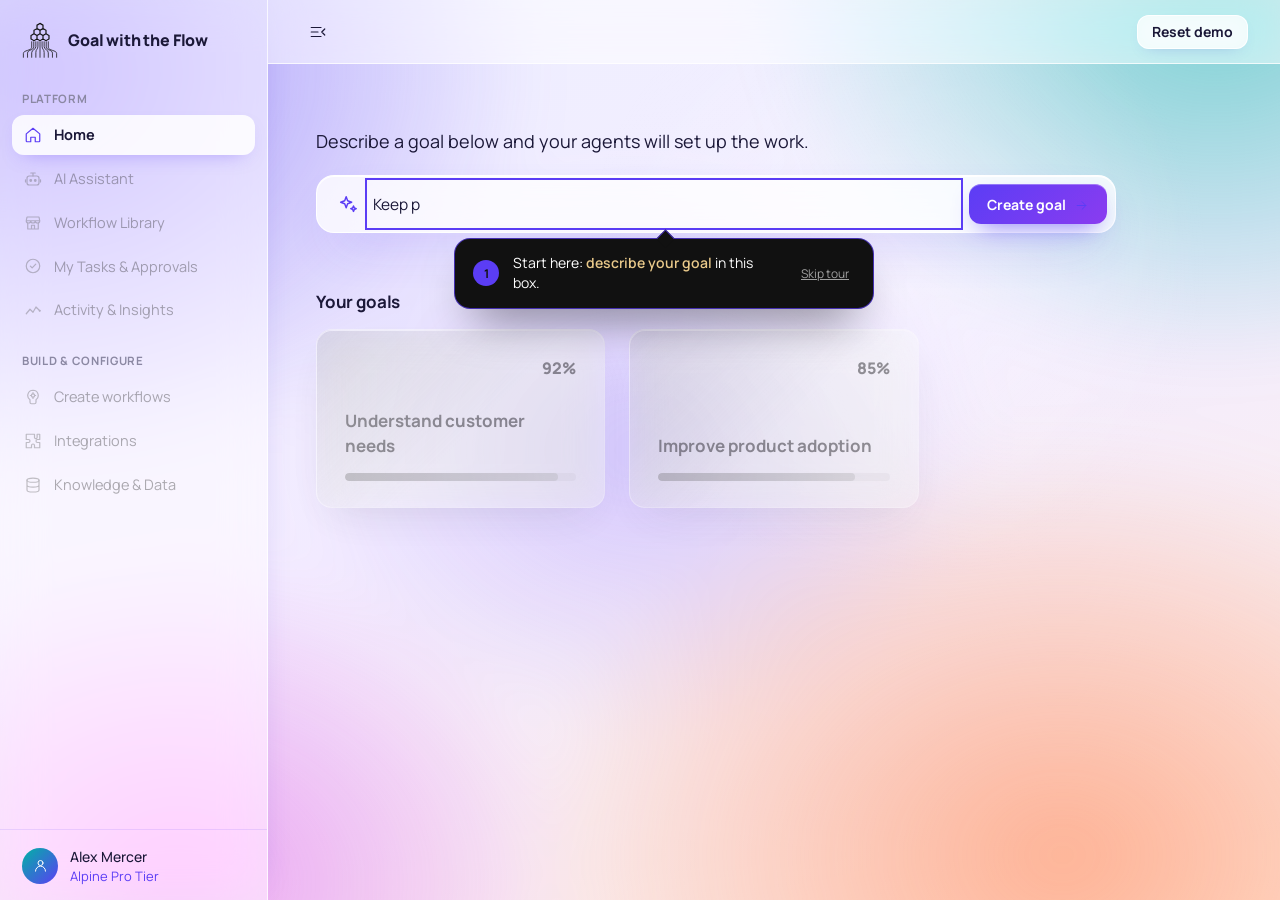
<file: index.html>
<!doctype html>
<html lang="en">
<head>
<meta charset="utf-8">
<meta name="viewport" content="width=device-width, initial-scale=1">
<title>Goal with the Flow · Home</title>
<link rel="preconnect" href="https://fonts.googleapis.com">
<link rel="preconnect" href="https://fonts.gstatic.com" crossorigin>
<link href="https://fonts.googleapis.com/css2?family=Inter:wght@400;500;600;700&family=JetBrains+Mono:wght@400;500&display=swap" rel="stylesheet">
<link rel="stylesheet" href="assets/tokens.css">
<link rel="stylesheet" href="assets/app.css">
<link href="https://fonts.googleapis.com/css2?family=Archivo:wdth,wght@62..125,300..700&family=Manrope:wght@300..700&display=swap" rel="stylesheet">
<link rel="stylesheet" href="assets/brand.css">
<style>
  /* Home declutter (controller, 2026-11-11): one purpose line, one action, fewer words. */
  .ask .purpose{font-family:var(--display);font-stretch:112%;font-weight:600;font-size:clamp(22px,3vw,32px);line-height:1.2;letter-spacing:.01em;margin:0 0 18px;color:#fff;text-shadow:0 2px 18px rgba(0,0,0,.45);max-width:720px}
  .goal-card{min-height:150px}
  .goal-card h3{margin-bottom:14px}
  .goal-card.inert,.more-inert{opacity:.45!important;filter:grayscale(1);cursor:not-allowed}
  .goal-card.inert:hover{transform:none;box-shadow:none}
  .more-inert{font-size:13px;color:var(--text-3);padding:10px 4px}
  /* Landing (controller, 2026-11-11): plain greeting + what needs you. No photo (user). */
  body[data-page="home"] .ask{background:none;outline:none;box-shadow:none;animation:none;margin:0;min-height:0;padding:28px 0 0;
    display:flex;flex-direction:row;flex-wrap:wrap;align-items:flex-end;justify-content:space-between;gap:20px 24px}
  body[data-page="home"] .ask-box{order:3;flex:1 1 100%;max-width:none;background:var(--card);border:1px solid rgba(var(--gold-rgb),.45);box-shadow:var(--shadow)}
  body[data-page="home"] #ask-out{order:4;flex:1 1 100%}
  body[data-page="home"] .ai-answer{max-width:none;margin:0}
  body[data-page="home"] .ask [hidden]{display:none!important}
  body[data-page="home"] .ask h1.hello-h{display:block!important;margin:0;color:var(--text);font-family:var(--display);font-stretch:112%;font-weight:600;font-size:clamp(24px,2.4vw,32px);letter-spacing:.01em}
  .hello-s{margin:0;color:var(--text);font-size:18px}
  .ask .hero-cta{margin:0}
  body[data-page="home"] #dash .health{order:0;margin:28px 0 0}
</style>
</head>
<body data-page="home" data-crumb="Workspace / Autonomous Pipeline">
<div class="app">
  <aside id="mf-nav"></aside>
  <div class="main">
    <header id="mf-top"></header>
    <main class="content">
      <section class="ask">
        <div class="hello">
          <p class="hello-s" id="hello-s"></p>
        </div>
        <form class="ask-box" id="ask">
          <span id="ask-ic"></span>
          <input id="ask-in" placeholder="Describe your goal, and I’ll draft the workflows for you…" autocomplete="off">
          <button class="btn btn-primary" type="submit">Create goal <span id="ask-arrow"></span></button>
        </form>
        <div id="ask-out"></div>
        <div class="persona" hidden>
          <span class="persona-chip" id="persona-chip"></span>
          <a href="#" class="link-u" id="persona-btn" aria-haspopup="true" aria-expanded="false">Change persona</a>
          <div class="persona-menu" id="persona-menu" role="menu"></div>
        </div>
      </section>

      <div id="dash">
        <section class="panel health" style="display:none">
          <div class="health-legend"><span id="h-on"></span><span id="h-risk"></span><span id="h-off"></span></div>
          <div class="health-bar" id="health-bar">
            <i style="background:var(--teal);flex-grow:0"></i><i style="background:var(--risk);flex-grow:0"></i><i style="background:var(--danger);flex-grow:0"></i>
          </div>
        </section>

        <div id="attn-sec"><div class="sec-head"><h2 class="h-sec">Needs your attention</h2></div>
        <section id="attention"></section></div>

        <div class="sec-head"><h2 class="h-sec" id="goals-h"></h2></div>
        <section class="goals" id="goals"></section>
      </div>
    </main>
  </div>
</div>
<script src="assets/data.js"></script>
<script src="assets/engine.js"></script>
<script src="assets/settings.js"></script>
<script src="assets/nav.js"></script>
<script src="assets/brand.js"></script>
<script src="assets/tour.js"></script>
<script>
(function () {
  // A fresh browser session always starts the demo from the top with the guide on,
  // even if this browser ran (or skipped) the tour before. Reset demo does the same mid-session.
  try {
    if (!sessionStorage.getItem("mf.session")) {
      if (window.MFState) MFState.reset();
      sessionStorage.removeItem("mf.tour.off");
      sessionStorage.setItem("mf.session", "1");
    }
  } catch (e) {}
  const { icon, esc, toast, persona, setPersona, isResolved, goalNow } = MFApp;
  const $ = (s) => document.querySelector(s);
  $("#ask-ic").innerHTML = icon("sparkles", "ic-lg");
  $("#ask-arrow").innerHTML = icon("arrow", "ic-sm");
  document.querySelectorAll(".hero-arrow").forEach((e) => (e.innerHTML = icon("arrow", "ic-sm")));

  // Persona-specific view. Product Manager is the wired path; its delivery goal reflects the workflow decisions.
  // Demo opening: the delivery goal doesn't exist until the tester describes it in the goal box.
  const created = () => { try { return !!MFState.get().created; } catch (e) { return false; } };
  let firstRun = false; // the new goal's workflows are on their first run: no snag shown yet
  const setCreated = () => { const st = MFState.get(); st.created = true; MFState.set(st); };
  function view(name) {
    const p = JSON.parse(JSON.stringify(MF.personas[name]));
    if (name === "Product Manager" && !created()) {
      p.goals = p.goals.filter((x) => x.id !== "delivery");
      p.attention = p.attention.filter((a) => a.id !== "delivery");
      p.fresh = true;
    } else if (name === "Product Manager") {
      const g = goalNow();
      const d = p.goals.find((x) => x.id === "delivery");
      d.status = g.status; d.progress = g.progress;
      if (firstRun) { d.status = "on-track"; p.attention = p.attention.filter((a) => a.id !== "delivery"); }
      if (g.resolved) {
        d.desc = "Owners confirmed for all " + MF.actionItems.length + " stalled items. Tickets synced to Jira.";
        p.health.onTrack += 1; p.health.atRisk -= 1;
        p.attention = p.attention.filter((a) => a.id !== "delivery");
        p.cleared = true;
      }
    }
    p.attention.forEach((a) => { a.desc = a.desc.replace("{n}", MF.actionItems.length); });
    return p;
  }
  const label = { "on-track": "On track", "at-risk": "At risk", "off-track": "Off track" };
  const barTone = { "on-track": "teal", "at-risk": "risk", "off-track": "off" };

  function render(name, animate) {
    const p = view(name);
    $("#persona-chip").textContent = name;
    $("#goals-h").textContent = "Your goals";
    $("#hello-s").textContent = firstRun ? "Setting up your new goal…" : p.fresh ? "Describe a goal below and your agents will set up the work."
      : p.cleared ? "All your goals are moving. Your agents have it from here."
      : "1 goal needs a decision from you.";
    $("#attn-sec").style.display = "none"; // removed per user: the goal card carries the status
    const h = p.health;
    $("#h-on").textContent = `${h.onTrack} On track`;
    $("#h-risk").textContent = `${h.atRisk} At risk`;
    $("#h-off").textContent = `${h.offTrack} Off track`;
    const bars = $("#health-bar").children;
    requestAnimationFrame(() => requestAnimationFrame(() => {
      bars[0].style.flexGrow = h.onTrack; bars[1].style.flexGrow = h.atRisk; bars[2].style.flexGrow = h.offTrack;
    }));

    $("#attention").innerHTML =
      (p.cleared ? `<div class="resolved-note fade-in">${icon("checkCircle")}Engineering delivery commitments: you confirmed ${MF.actionItems.length} owners, tickets are in Jira. <a class="link" style="margin-left:auto;color:var(--teal)" href="goal.html">View goal ${icon("arrow", "ic-sm")}</a></div>` : "") +
      `<div class="stagger">` + p.attention.filter((a) => a.href).map((a, i) => `
        <div class="attn">
          <div>
            <div class="attn-title"><span class="tag ${a.tone}">${esc(a.tag)}</span>${esc(a.title)}</div>
            <div class="attn-desc">${esc(a.desc)}</div>
          </div>
          ${a.href
            ? `<a class="btn btn-primary" href="${a.href}">${esc(a.cta)} ${icon("arrow", "ic-sm")}</a>`
            : `<button class="btn ${a.secondary ? "btn-white" : "btn-primary"}" data-stub="${i}">${esc(a.cta)}${a.secondary ? "" : " " + icon("arrow", "ic-sm")}</button>`}
        </div>`).join("") +
      (p.attention.some((a) => !a.href) ? `<div class="more-inert" title="Not available in this demo">+${p.attention.filter((a) => !a.href).length} more · not in this demo</div>` : "") + `</div>`;
    $("#attention").querySelectorAll("[data-stub]").forEach((b) => b.addEventListener("click", () =>
      toast("This path isn't wired in the prototype. Try the delivery goal (Product Manager).", "sparkles")));

    $("#goals").innerHTML = p.goals.map((g) => {
      const tag = g.href ? "a" : "div";
      return `<${tag} class="goal-card ${g.href ? "" : "inert"}" ${g.href ? `href="${g.href}"` : `title="Not available in this demo"`}>
        <div class="top">${g.status === "on-track" ? "<span></span>" : `<span class="pill ${g.status}">${label[g.status]}</span>`}<span>${g.progress}%</span></div>
        <h3>${esc(g.title)}</h3>
        <div class="bar"><i class="${barTone[g.status]}" data-w="${g.progress}"></i></div>
      </${tag}>`;
    }).join("");
    $("#goals").classList.remove("stagger"); void $("#goals").offsetWidth; $("#goals").classList.add("stagger");
    requestAnimationFrame(() => requestAnimationFrame(() =>
      document.querySelectorAll("#goals .bar>i").forEach((b) => (b.style.width = b.dataset.w + "%"))));
  }

  // Persona menu
  const menu = $("#persona-menu"), btn = $("#persona-btn");
  const opts = [
    { n: "Product Manager", s: "Alex Mercer · delivery, discovery, adoption" },
    { n: "Engineering Lead", s: "Coming soon", disabled: true },
    { n: "Customer Success Lead", s: "Coming soon", disabled: true }
  ];
  function drawMenu() {
    const cur = persona();
    menu.innerHTML = opts.map((o) => `<button class="persona-opt ${o.n === cur ? "on" : ""}" role="menuitem" data-p="${o.n}" ${o.disabled ? "disabled" : ""}>
      <span class="avatar sm ${o.disabled ? "gold" : ""}">${MFApp.initials(o.n)}</span>
      <span><div class="t">${o.n}</div><div class="s">${o.s}</div></span>${icon("check", "ic-sm")}</button>`).join("");
  }
  function toggle(open) { menu.classList.toggle("open", open); btn.setAttribute("aria-expanded", open); }
  btn.addEventListener("click", (e) => { e.preventDefault(); e.stopPropagation(); drawMenu(); toggle(!menu.classList.contains("open")); });
  document.addEventListener("click", (e) => { if (!menu.contains(e.target)) toggle(false); });
  document.addEventListener("keydown", (e) => { if (e.key === "Escape") toggle(false); });
  menu.addEventListener("click", (e) => {
    const b = e.target.closest("[data-p]"); if (!b || b.disabled) return;
    toggle(false);
    if (b.dataset.p === persona()) return;
    setPersona(b.dataset.p);
    const dash = $("#dash");
    dash.classList.add("swap-out");
    setTimeout(() => { render(b.dataset.p); dash.classList.remove("swap-out"); toast(`Switched to ${b.dataset.p}. Same agents, different goals.`, "user"); }, 220);
  });
  $("#dash").style.transition = "opacity .25s, transform .25s";

  // Goal box: describe a goal; the agent creates it with its workflows (simulated).
  const sleep = (ms) => new Promise((res) => setTimeout(res, ms));
  // First visit: "type" the example goal into the box as if someone were typing it.
  if (!created()) {
    const inp = $("#ask-in"), text = MF.goal.title; let i = 0, stop = false;
    window.MFTyping = true;
    const nudge = () => dispatchEvent(new Event("mf-tour"));
    const halt = () => { if (!stop) { stop = true; window.MFTyping = false; if (!inp.value) inp.value = text; nudge(); } };
    inp.addEventListener("focus", () => { stop = true; window.MFTyping = false; nudge(); }, { once: true });
    $("#ask").addEventListener("submit", halt, { capture: true, once: true });
    setTimeout(function type() {
      if (stop) return;
      inp.value = text.slice(0, ++i);
      if (i < text.length) setTimeout(type, 45 + Math.random() * 90 + (text[i - 1] === " " ? 60 : 0));
      else setTimeout(() => { window.MFTyping = false; nudge(); }, 500);
    }, 900);
  }
  $("#ask").addEventListener("submit", async (e) => {
    e.preventDefault();
    const goal = $("#ask-in").value.trim() || MF.goal.title;
    const out = $("#ask-out"), first = !created();
    // Let the tester see the agent set things up: a few readable stages, each workflow appearing in turn.
    const wfs = MF.supportingWorkflows, sub = $("#ask button[type=submit]");
    sub.disabled = true; // no double submits (and no hint on it) while the agent sets up
    const stage = (lines, spin) => { out.innerHTML = `<div class="ai-answer fade-in">${icon("sparkles")}<div style="flex:1">${lines}
      ${spin ? `<div class="waiting" style="margin-top:10px"><span class="spin"></span>${spin}</div>` : ""}</div></div>`; };
    stage(`<div>Got it: <b>“${esc(goal)}”</b>.</div>`, "Reading your goal and recent meetings…");
    await sleep(1600);
    const done = [];
    for (const w of wfs) {
      stage(`<div>Setting up workflows for <b>“${esc(goal)}”</b></div><ul style="margin:10px 0 0;padding-left:18px;color:var(--text-2)">${done.join("")}</ul>`, `Drafting ${esc(w.name)}…`);
      await sleep(1000);
      done.push(`<li class="fade-in"><b style="color:var(--text)">${esc(w.name)}</b> · ${esc(w.desc)}</li>`);
    }
    stage(`<div>Setting up workflows for <b>“${esc(goal)}”</b></div><ul style="margin:10px 0 0;padding-left:18px;color:var(--text-2)">${done.join("")}</ul>`, "Connecting Slack, Jira and your meeting notes…");
    await sleep(1400);
    const list = `<ul style="margin:10px 0 0;padding-left:18px;color:var(--text-2)">${done.join("").replace(/ class="fade-in"/g, "")}</ul>`;
    sub.disabled = false;
    if (!first) {
      out.innerHTML = `<div class="ai-answer fade-in">${icon("sparkles")}<div style="flex:1"><div>Drafted ${wfs.length} workflows for <b>“${esc(goal)}”</b>.</div>${list}
</div></div>`;
      return;
    }
    setCreated(); $("#ask-in").value = "";
    out.innerHTML = `<div class="ai-answer fade-in">${icon("sparkles")}<div style="flex:1"><div>Created the goal <b>“${esc(MF.goal.title)}”</b> with ${wfs.length} workflows. They’re running now.</div>${list}
      <div class="waiting" style="margin-top:12px"><span class="spin"></span>First run: reading yesterday’s ${esc(MF.meeting.title)}…</div></div></div>`;
    firstRun = true; render(persona(), true);
    await sleep(2200);
    firstRun = false;
    out.innerHTML = `<div class="ai-answer fade-in">${icon("sparkles")}<div style="flex:1"><div>Created <b>“${esc(MF.goal.title)}”</b> with ${wfs.length} workflows.
      First run found <b>${MF.actionItems.length} action items with no confirmed owner</b>, so Action Item Tracking paused and needs you.</div></div></div>`;
    render(persona(), true);
  });

  // Only Product Manager is wired for the demo; fall back if a tab still holds another persona.
  if (opts.some((o) => o.n === persona() && o.disabled)) setPersona("Product Manager");
  render(persona(), true);
})();
</script>
</body>
</html>
</file>
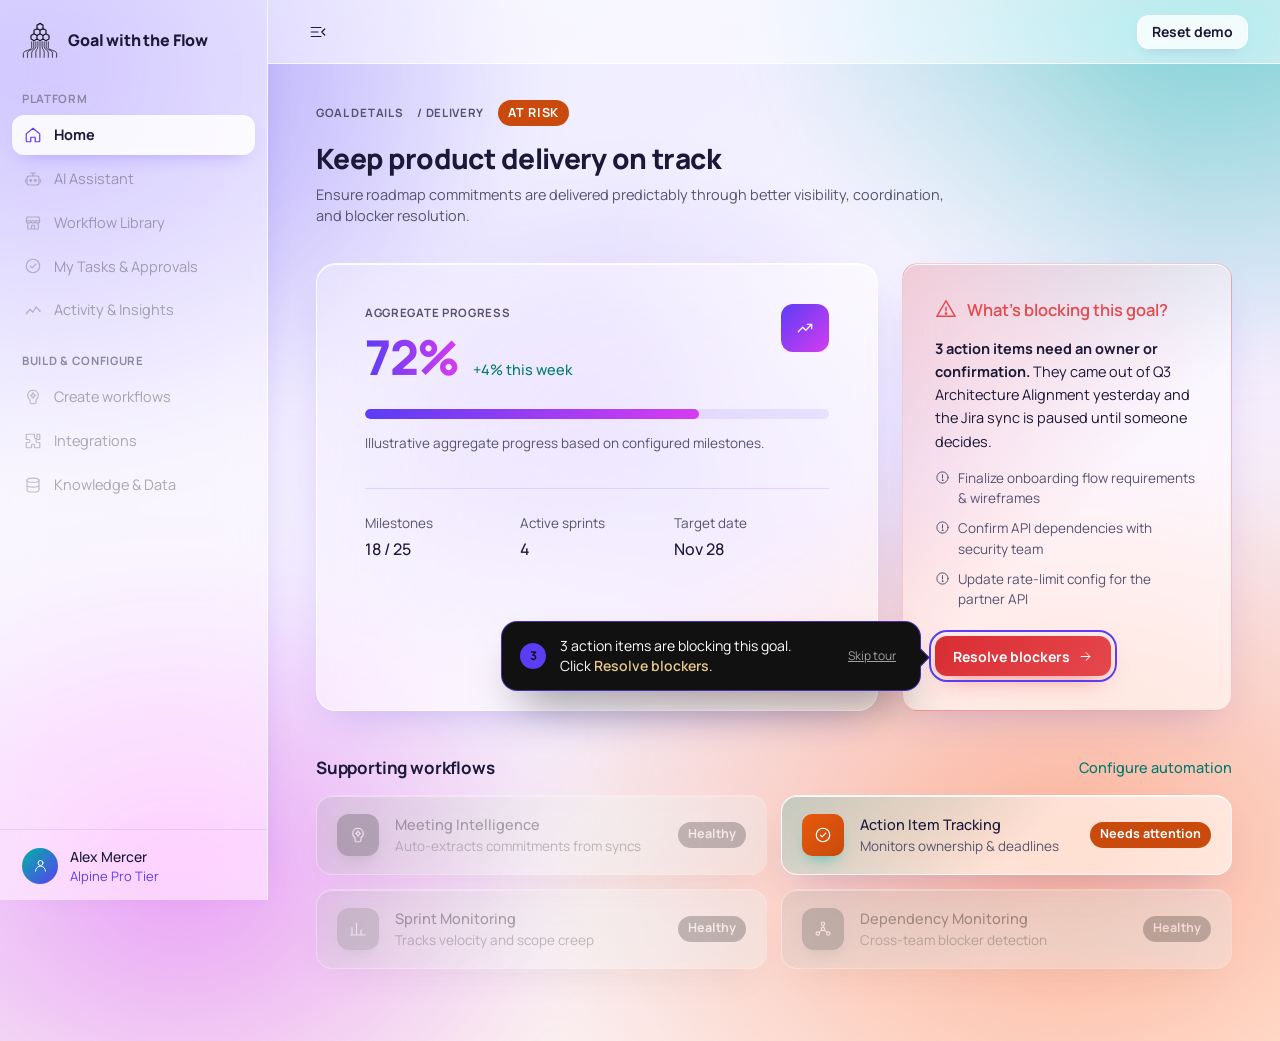
<file: goal.html>
<!doctype html>
<html lang="en">
<head>
<meta charset="utf-8">
<meta name="viewport" content="width=device-width, initial-scale=1">
<title>Goal with the Flow · Goal: Delivery</title>
<link rel="preconnect" href="https://fonts.googleapis.com">
<link rel="preconnect" href="https://fonts.gstatic.com" crossorigin>
<link href="https://fonts.googleapis.com/css2?family=Inter:wght@400;500;600;700&family=JetBrains+Mono:wght@400;500&display=swap" rel="stylesheet">
<link rel="stylesheet" href="assets/tokens.css">
<link rel="stylesheet" href="assets/app.css">
<link href="https://fonts.googleapis.com/css2?family=Archivo:wdth,wght@62..125,300..700&family=Manrope:wght@300..700&display=swap" rel="stylesheet">
<link rel="stylesheet" href="assets/brand.css">
</head>
<body data-page="goal" data-crumb="Workspace / Goals / Delivery">
<div class="app">
  <aside id="mf-nav"></aside>
  <div class="main">
    <header id="mf-top"></header>
    <main class="content">
      <section class="g-head">
        <div class="eyebrow"><a href="index.html" class="faint" style="color:inherit">Goal details</a> / Delivery <span class="pill" id="status-pill"></span></div>
        <h1 class="g-title" id="g-title"></h1>
        <p class="g-desc">Ensure roadmap commitments are delivered predictably through better visibility, coordination, and blocker resolution.</p>
      </section>

      <section class="g-top">
        <div class="panel progress-card">
          <div class="row" style="align-items:flex-start">
            <div>
              <div class="eyebrow">Aggregate progress</div>
              <div class="row" style="margin-top:12px;align-items:baseline;gap:14px"><span class="big-num" id="pct"></span><span class="delta" id="delta"></span></div>
            </div>
            <span class="spacer"></span><span class="trend" id="trend-ic"></span>
          </div>
          <div class="bar" style="margin-top:28px;height:10px"><i class="gold" id="g-bar"></i></div>
          <p class="muted" style="margin:14px 0 0;font-size:13.5px">Illustrative aggregate progress based on configured milestones.</p>
          <div class="stats">
            <div><div class="k">Milestones</div><div class="v" id="ms"></div></div>
            <div><div class="k">Active sprints</div><div class="v" id="sp"></div></div>
            <div><div class="k">Target date</div><div class="v" id="td"></div></div>
          </div>
        </div>
        <aside class="blocker" id="blocker"></aside>
      </section>

      <div class="sec-head" style="margin-top:44px"><h2 class="h-sec">Supporting workflows</h2><a class="link" href="canvas.html" style="color:var(--teal)">Configure automation</a></div>
      <section class="wf-grid stagger" id="wfs"></section>

      <section class="panel recs" style="display:none">
        <div class="row"><span id="rec-ic" style="color:var(--primary)"></span><h2 class="h-sec">AI recommendations</h2></div>
        <div class="rec-grid stagger" id="recs"></div>
      </section>

      <div style="display:none;justify-content:flex-end;margin-top:36px">
        <a class="btn btn-primary" style="height:48px;padding:0 28px" id="explore" href="canvas.html">Explore goal details <span id="ex-ic"></span></a>
      </div>
    </main>
  </div>
</div>
<script src="assets/data.js"></script>
<script src="assets/engine.js"></script>
<script src="assets/settings.js"></script>
<script src="assets/nav.js"></script>
<script src="assets/brand.js"></script>
<script src="assets/tour.js"></script>
<script>
(function () {
  const { icon, esc, toast, goalNow, getState } = MFApp;
  const $ = (s) => document.querySelector(s);
  const G = MF.goal, g = goalNow(), n = MF.actionItems.length;
  const R = MF.resolution;

  $("#g-title").textContent = G.title;
  $("#trend-ic").innerHTML = icon("trend");
  $("#rec-ic").innerHTML = icon("bot");
  $("#ex-ic").innerHTML = icon("arrow", "ic-sm");
  $("#ms").textContent = `${G.milestones[0]} / ${G.milestones[1]}`;
  $("#sp").textContent = G.sprints;
  $("#td").textContent = G.target;

  function setStatus(resolved) {
    const p = $("#status-pill");
    p.className = "pill " + (resolved ? "on-track" : "at-risk");
    p.textContent = resolved ? "On track" : "At risk";
  }
  setStatus(false);

  // Progress: count up. Arriving right after the workflow was resolved, replay 72 → 81 once so the change is visible.
  let firstSeen = false;
  try { firstSeen = g.resolved && !sessionStorage.getItem("mf.seen81"); if (g.resolved) sessionStorage.setItem("mf.seen81", "1"); } catch (e) {}
  const pct = $("#pct"), bar = $("#g-bar");
  function animateTo(from, to, ms) {
    const t0 = performance.now();
    (function step(t) {
      const k = Math.min(1, (t - t0) / ms), e = 1 - Math.pow(1 - k, 3);
      pct.textContent = Math.round(from + (to - from) * e) + "%";
      if (k < 1) requestAnimationFrame(step);
    })(t0);
    bar.style.width = to + "%";
  }
  if (firstSeen) {
    pct.textContent = R.progressBefore + "%"; bar.style.transition = "none"; bar.style.width = R.progressBefore + "%";
    $("#delta").textContent = "+4% this week";
    setTimeout(() => { bar.style.transition = ""; animateTo(R.progressBefore, R.progressAfter, 1200); setStatus(true);
      $("#delta").textContent = `+${R.progressAfter - R.progressBefore}% today, after your decisions`;
      toast(`Delivery goal back on track: ${R.progressBefore}% → ${R.progressAfter}%`, "checkCircle"); }, 650);
  } else {
    setStatus(g.resolved);
    $("#delta").textContent = g.resolved ? `+${R.progressAfter - R.progressBefore}% today, after your decisions` : "+4% this week";
    requestAnimationFrame(() => requestAnimationFrame(() => animateTo(0, g.progress, 900)));
  }

  // Blocker panel
  const b = $("#blocker");
  if (!g.resolved) {
    b.innerHTML = `
      <h3>${icon("alert", "ic-lg")}<span>What's blocking this goal?</span></h3>
      <p><b>${n} action items need an owner or confirmation.</b> They came out of ${esc(MF.meeting.title)} ${esc(MF.meeting.when)} and the Jira sync is paused until someone decides.</p>
      <ul>${MF.actionItems.map((i) => `<li>${icon("alertCircle", "ic-sm")}<span>${esc(i.title)}</span></li>`).join("")}</ul>
      <a class="btn btn-danger" href="canvas.html">Resolve blockers ${icon("arrow", "ic-sm")}</a>`;
  } else {
    const s = getState();
    b.classList.add("ok");
    b.innerHTML = `
      <h3>${icon("checkCircle", "ic-lg")}<span>Blockers cleared</span></h3>
      <p>You confirmed owners for all ${n} items. The agent created the tickets and is tracking follow-up.</p>
      <ul>${MF.actionItems.map((i) => `<li>${icon("check", "ic-sm")}<span><b style="color:var(--text)">${esc(s.owners[i.id])}</b> · <span class="mono">${R.jiraKeys[i.id]}</span></span></li>`).join("")}</ul>
      <a class="btn btn-teal" href="canvas.html">Open workflow ${icon("arrow", "ic-sm")}</a>`;
    // Ephemeral: shown once right after the fix, then it fades and the progress card takes the full row.
    const top = b.closest(".g-top");
    const drop = () => { b.style.display = "none"; if (top) top.style.gridTemplateColumns = "1fr"; };
    if (!firstSeen) drop();
    else setTimeout(() => { b.style.transition = "opacity .6s, transform .6s"; b.style.opacity = "0"; b.style.transform = "translateY(-6px)"; setTimeout(drop, 650); }, 6000);
  }

  // Supporting workflows
  const wIcons = { "meeting-intel": "agents", "action-items": "checkCircle", sprint: "chart", deps: "nodes" };
  $("#wfs").innerHTML = MF.supportingWorkflows.map((w) => {
    const st = w.id === "action-items" && g.resolved ? "healthy" : w.status;
    const tag = w.href ? "a" : "div";
    return `<${tag} class="wf ${w.href ? "" : "off"}" ${w.href ? `href="${w.href}"` : 'aria-disabled="true" title="Not available in this demo"'}>
      <span class="wf-ic ${st}">${icon(wIcons[w.id] || "flow")}</span>
      <div><div class="n">${esc(w.name)}</div><div class="d">${esc(w.desc)}</div></div>
      <span class="pill ${st}">${st === "healthy" ? "Healthy" : "Needs attention"}</span>
    </${tag}>`;
  }).join("");

  // Recommendations
  const rIcons = ["zap", "clock", "file"];
  $("#recs").innerHTML = MF.recommendations.map((r, i) => {
    const done = i === 0 && g.resolved;
    return `<div class="card rec ${done ? "done" : ""}">
      <div class="row"><span class="pill gold" style="border-radius:7px">Priority 0${i + 1}</span><span class="spacer"></span><span class="faint">${icon(rIcons[i])}</span></div>
      <p>${esc(r.text)}</p>
      ${done ? `<span class="link" style="color:var(--teal)">${icon("check", "ic-sm")} Done by you</span>`
        : r.href ? `<a class="link" href="${r.href}">${esc(r.cta)} ${icon("arrow", "ic-sm")}</a>`
        : `<span class="link off" aria-disabled="true" title="Not available in this demo">${esc(r.cta)}</span>`}
    </div>`;
  }).join("");
})();
</script>
</body>
</html>
</file>
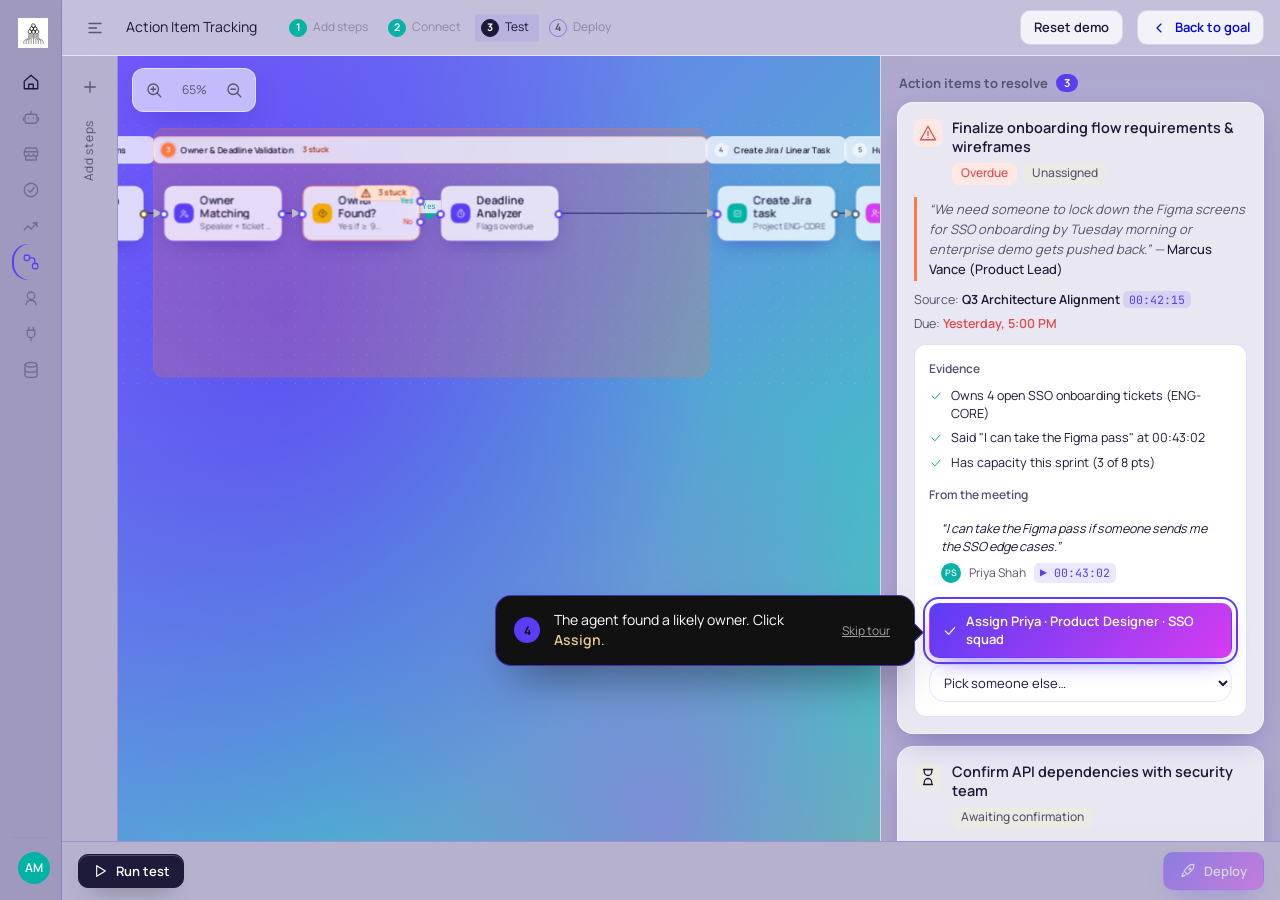
<file: workflow.html>
<!doctype html>
<html lang="en">
<head>
<script>location.replace("canvas.html");</script><!-- workflow view retired: the design canvas is the workflow page (user, 2026-11-11) -->
<meta charset="utf-8">
<meta name="viewport" content="width=device-width, initial-scale=1">
<title>Goal with the Flow · Action Item Tracking</title>
<link rel="preconnect" href="https://fonts.googleapis.com">
<link rel="preconnect" href="https://fonts.gstatic.com" crossorigin>
<link href="https://fonts.googleapis.com/css2?family=Inter:wght@400;500;600;700&family=JetBrains+Mono:wght@400;500&display=swap" rel="stylesheet">
<link rel="stylesheet" href="assets/tokens.css">
<link rel="stylesheet" href="assets/app.css">
<link href="https://fonts.googleapis.com/css2?family=Archivo:wdth,wght@62..125,300..700&family=Manrope:wght@300..700&display=swap" rel="stylesheet">
<link rel="stylesheet" href="assets/brand.css">
</head>
<body data-page="workflow" data-crumb="Workspace / Autonomous Pipeline">
<div class="app">
  <aside id="mf-nav"></aside>
  <div class="main">
    <header id="mf-top"></header>
    <main class="content">
      <section class="wf-head">
        <div>
          <div class="bc"><a href="goal.html">Workflows</a><span id="bc-ic"></span><b>Action item tracking</b></div>
          <div class="wf-title">Action Item Tracking · Workflow View <span class="pill dot attention" id="wf-status">Active · Needs attention</span></div>
        </div>
        <span class="spacer"></span>
        <button class="btn btn-ghost" id="test-btn"></button>
        <a class="btn btn-ghost" href="canvas.html" id="edit-btn"></a>
        <button class="btn btn-dark" id="export-btn"></button>
      </section>

      <div id="banner-slot"></div>

      <section class="alert" id="alert" style="display:none"></section>

      <nav class="tabs" role="tablist">
        <button class="tab on" data-tab="overview" role="tab"></button>
        <a class="tab" href="canvas.html" id="tab-design"></a>
        <button class="tab" data-tab="items" role="tab" id="tab-items" hidden style="display:none"></button>
        <button class="tab" data-tab="audit" role="tab" id="tab-audit"></button>
      </nav>

      <section id="pane-overview" class="wf-body">
        <div>
          <div class="items-head">
            <div>
              <h2 class="h-sec">Active run action items</h2>
              <div class="muted" style="font-size:13.5px;margin-top:2px">Extracted from <a class="link-u" href="#" data-ctx>${MF.meeting.title}</a> <span id="mtg-when"></span>. Every decision below is logged.</div>
            </div>
          </div>
          <div id="items"></div>
          <div id="done-items"></div>
        </div>
        <aside class="side">
          <div class="panel pipe">
            <div class="pipe-head"><span id="pipe-ic"></span>Pipeline execution steps<span class="ver">v2.4 Live</span></div>
            <div class="muted" style="font-size:13.5px;margin-top:10px" id="pipe-sub"></div>
            <ol class="steps" id="steps"></ol>
            <a class="btn btn-ghost" style="width:100%;margin-top:6px" href="canvas.html" id="cfg-btn"></a>
          </div>
          <div class="panel audit" id="audit-card" hidden><!-- audit lives in its own tab only (user, 2026-11-11) -->
            <div class="pipe-head"><span id="audit-ic"></span>Activity &amp; audit trail<span class="spacer"></span><button class="link" style="font-size:13px" data-goto="audit">View all</button></div>
            <ul class="audit-list" id="audit-mini"></ul>
          </div>
          <div class="panel metrics" style="display:none">
            <div class="h-sec">Workflow health metrics</div>
            <div class="m-grid" id="metrics"></div>
          </div>
        </aside>
      </section>

      <section id="pane-audit" hidden style="margin-top:26px">
        <div class="panel audit" style="max-width:860px">
          <div class="pipe-head"><span id="audit-ic2"></span>Activity &amp; audit trail<span class="faint" style="font-weight:400;font-size:13px;margin-left:8px">Human decisions and agent actions, newest first</span></div>
          <ul class="audit-list full" id="audit-full"></ul>
        </div>
      </section>
    </main>
  </div>
</div>

<div class="scrim" id="scrim"></div>
<aside class="drawer" id="drawer" aria-label="Meeting context">
  <div class="drawer-head">
    <div><div class="eyebrow">Meeting context</div><div class="h-sec" id="dr-title" style="margin-top:2px"></div></div>
    <span class="spacer"></span><button class="icon-btn" id="dr-close" aria-label="Close"></button>
  </div>
  <div class="drawer-body" id="transcript"></div>
</aside>

<script src="assets/data.js"></script>
<script src="assets/engine.js"></script>
<script src="assets/settings.js"></script>
<script src="assets/nav.js"></script>
<script src="assets/brand.js"></script>
<script src="assets/tour.js"></script>
<script>
(function () {
  const { icon, esc, initials, toast, getState } = MFApp;
  const $ = (s, el) => (el || document).querySelector(s);
  const $$ = (s, el) => Array.from((el || document).querySelectorAll(s));
  const ITEMS = MF.actionItems, N = ITEMS.length, R = MF.resolution;
  const THR = (MF.policy && MF.policy.autoAssignThreshold) || 0.9;
  const ME = MF.user.name.split(" ")[0];
  const first = (n) => n.split(" ")[0];
  const pct = (x) => Math.round(x * 100) + "%";
  const sleep = (ms) => new Promise((r) => setTimeout(r, ms));
  const clock = (iso) => new Date(iso).toLocaleTimeString([], { hour: "numeric", minute: "2-digit" });

  // ---------- State (shared through MFState in data.js) ----------
  let mem = { owners: {}, log: [] };
  const S = {
    get: () => (window.MFState ? MFState.get() : mem),
    set: (s) => (window.MFState ? MFState.set(s) : (mem = s))
  };
  function decide(id, name, how, text) {
    const s = S.get(); s.owners[id] = name;
    s.log.unshift({ t: new Date().toISOString(), id, name, how, text, by: "human" });
    S.set(s);
  }
  function undo(id) {
    const s = S.get(); const name = s.owners[id]; delete s.owners[id];
    s.log.unshift({ t: new Date().toISOString(), id, name: null, how: "undo", text: `${ME} undid the assignment of ${name}. Item is open again.`, by: "human" });
    S.set(s);
  }
  const owners = () => S.get().owners || {};
  const decidedCount = () => ITEMS.filter((i) => owners()[i.id]).length;
  const allDecided = () => decidedCount() === N;
  const finished = () => !!S.get().pipelineDoneAt;

  // UI-only state per item: open panel, waiting on Slack, cached agent reasoning.
  const ui = {}; ITEMS.forEach((i) => (ui[i.id] = { open: false, waiting: null, why: null, pick: "" }));
  let pipe = finished() ? "done" : "paused"; // paused | running | done
  const stepState = MF.pipeline.map((_, k) => (k < 2 ? "completed" : k === 2 ? "attention" : k === 3 ? "pending" : "queued"));
  const stepSub = MF.pipelineMeta.slice();
  if (pipe === "done") stepState.fill("completed");

  // ---------- Static chrome ----------
  $("#bc-ic").innerHTML = icon("arrow", "ic-sm");
  $("#test-btn").innerHTML = icon("play", "ic-sm") + "Test workflow";
  $("#edit-btn").innerHTML = icon("pencil", "ic-sm") + "Edit design";
  $("#export-btn").innerHTML = icon("download", "ic-sm") + "Export log";
  $("#tab-design").innerHTML = icon("flow", "ic-sm") + `Workflow design <span class="pill grey">${MF.pipeline.length} steps</span>`;
  $("#tab-audit").innerHTML = icon("history", "ic-sm") + "Activity &amp; audit trail";
  $("#pipe-ic").innerHTML = icon("flow"); $("#audit-ic").innerHTML = icon("history"); $("#audit-ic2").innerHTML = icon("history");
  $("#cfg-btn").innerHTML = icon("sliders", "ic-sm") + "Configure step parameters";
  $("#mtg-when").textContent = MF.meeting.when;
  $("[data-ctx]").textContent = MF.meeting.title;
  $("#dr-title").textContent = MF.meeting.title;
  $("#dr-close").innerHTML = icon("x");
  $("#pipe-sub").textContent = `${MF.pipeline.length}-step sequential pipeline processing meeting outputs.`;

  // ---------- Header status, alert, tabs ----------
  function renderHeader() {
    const left = N - decidedCount();
    const st = $("#wf-status");
    if (pipe === "done") { st.className = "pill dot healthy"; st.textContent = "Active · Healthy"; }
    else if (pipe !== "paused") { st.className = "pill dot gold"; st.textContent = "Active · Resuming"; }
    else { st.className = "pill dot attention"; st.textContent = "Active · Needs attention"; }
    $('[data-tab="overview"]').innerHTML = icon("grid", "ic-sm") + "Overview &amp; action items to resolve " +
      (left ? `<span class="pill attention">${left} to resolve</span>` : `<span class="pill healthy">All clear</span>`);
    const a = $("#alert");
    if (pipe !== "paused" && pipe !== "done") return;
    if (pipe === "done") {
      a.classList.add("ok");
      a.innerHTML = `<span class="alert-ic">${icon("checkCircle", "ic-lg")}</span>
        <div class="alert-txt"><span class="t">Pipeline running normally</span> <span class="faint">· updated just now</span><br>
        All ${N} items from yesterday's ${esc(MF.meeting.title)} have confirmed owners and live Jira tickets. The agent will remind owners 24h before each due date.</div>
        <a class="btn btn-white" href="goal.html">Back to delivery goal ${icon("arrow", "ic-sm")}</a>`;
      return;
    }
    a.classList.remove("ok");
    a.innerHTML = `<span class="alert-ic">${icon("alert", "ic-lg")}</span>
      <div class="alert-txt"><span class="t">AI diagnostic alert</span> <span class="faint">· analyzed 12m ago</span><br>
      ${left ? `${left} of ${N} action items` : `All ${N} action items`} from yesterday's <a class="link-u" style="color:var(--text)" href="#" data-ctx>${esc(MF.meeting.title)}</a> session
      ${left ? "are stalled or unassigned. Jira sync is <b>paused</b> until you confirm owners; the agent won't assign below your " + pct(THR) + " confidence rule." : "are decided. Resuming the pipeline…"}</div>
      <button class="btn btn-primary" id="a-assign" ${left ? "" : "disabled"}>${icon("userPlus", "ic-sm")}Assign suggested owner</button>
      <button class="btn btn-white" id="a-confirm" ${owners()["ai-2"] ? "disabled" : ""}>${icon("file", "ic-sm")}Request confirmation</button>
      <button class="btn btn-white" data-ctx>${icon("msg", "ic-sm")}View meeting context</button>`;
    const aa = $("#a-assign"); if (aa) aa.onclick = () => {
      const open = (i) => !owners()[i.id] && !ui[i.id].waiting;
      const next = ITEMS.find((i) => i.suggestedOwner && open(i)) || ITEMS.find(open);
      if (next) { if (next.suggestedOwner) openPanel(next.id, true); else focusItem(next.id); }
    };
    const ac = $("#a-confirm"); if (ac) ac.onclick = () => focusItem("ai-2");
  }

  // ---------- Items ----------
  const STATE_TAGS = {
    unassigned: [["Overdue", "risk"], ["Unassigned", "grey"]],
    "awaiting-confirmation": [["Awaiting confirmation", "grey"]],
    overdue: [["Overdue", "risk"], ["No owner", "grey"]]
  };
  function itemHTML(it) {
    const o = owners()[it.id], u = ui[it.id], so = it.suggestedOwner;
    const done = !!o;
    const tone = done ? "ok" : it.state === "awaiting-confirmation" ? "wait" : "";
    const tags = done
      ? `<span class="pill healthy">Owner confirmed</span>`
      : STATE_TAGS[it.state].map(([t, c]) => `<span class="pill ${c === "risk" ? "risk" : "grey"}" style="border-radius:7px">${t}</span>`).join("");
    const src = `<span class="k">Source:</span> <b style="font-weight:600">${esc(MF.meeting.title)}</b> <span class="ts" data-ts="${it.ts}">${it.ts}</span>`;
    const dueCls = !done && it.state !== "awaiting-confirmation" ? "due-risk" : "";
    let foot;
    if (done) {
      const entry = S.get().log.find((l) => l.id === it.id && l.how !== "undo");
      foot = `<span><span class="k">Owner:</span> <b>${esc(o)}</b></span>
        <span class="k">Decided by you${entry ? " · " + clock(entry.t) : ""}</span>
        <span class="actions">${pipe === "done" ? `<span class="jira" title="Synced to Jira">${icon("check", "ic-sm")}Synced · ${R.jiraKeys[it.id]}</span>`
          : pipe === "paused" ? `<button class="undo" data-undo="${it.id}">Undo</button>` : `<span class="waiting"><span class="spin"></span>Syncing</span>`}</span>`;
    } else if (u.waiting) {
      foot = `${src}<span class="actions"><span class="waiting"><span class="spin"></span>${u.waiting}</span></span>`;
    } else if (so) {
      foot = `${src}<span><span class="k">Due:</span> <span class="${dueCls}">${esc(it.due)}</span></span>
        <span class="actions"><button class="btn btn-primary btn-sm" data-open="${it.id}">${icon(u.open ? "x" : "userPlus", "ic-sm")}${u.open ? "Close" : "Assign suggested owner"}</button></span>`;
    } else {
      foot = `<span><span class="k">Owner:</span> <b>${esc(it.owner)}</b></span><span><span class="k">Due:</span> <b>${esc(it.due)}</b></span>
        <span class="actions"><button class="btn btn-white btn-sm" data-remind="${it.id}">${icon("slack", "ic-sm")}Send reminder</button>
        <button class="btn btn-dark btn-sm" data-approve="${it.id}">Approve &amp; sync to Jira</button></span>`;
    }
    return `<article class="item ${done ? "done" : ""}" id="item-${it.id}">
      <div class="item-top"><span class="item-ic ${tone}">${icon(done ? "check" : tone === "wait" ? "hourglass" : "alertCircle", "ic-sm")}</span>
        <span class="item-title">${esc(it.title)}</span>${tags}
        <span class="spacer"></span><button class="icon-btn faint" data-ts="${it.ts}" title="Show in transcript">${icon("eye", "ic-sm")}</button></div>
      <div class="quote ${tone}">“${esc(it.quote)}”${it.speaker ? ` — <b>${esc(it.speaker)}</b>` : ""}</div>
      ${so && !done ? `<div class="decide-wrap ${u.open ? "open" : ""}"><div>${panelHTML(it)}</div></div>` : ""}
      <div class="item-foot">${foot}</div>
    </article>`;
  }

  function panelHTML(it) {
    const so = it.suggestedOwner, u = ui[it.id];
    const alts = it.alternatives || [];
    const others = MF.team.filter((t) => t.name !== so.name && !alts.some((a) => a.name === t.name));
    return `<div class="decide" role="region" aria-label="Owner decision">
      <div class="decide-label">${icon("sparkles", "ic-sm")}Agent suggestion · needs your decision</div>
      <div class="cand">
        <span class="avatar gold">${initials(so.name)}</span>
        <div><div class="nm">${esc(so.name)}</div><div class="rl">${esc(so.role || "")}</div></div>
        <div class="conf" style="--thr:${THR * 100}%">
          <div class="row"><span class="muted">Confidence</span><b>${pct(so.confidence)}</b></div>
          <div class="bar"><i data-w="${so.confidence * 100}"></i></div>
          <div class="thr">Auto-assign rule: ${pct(THR)} ▲</div>
        </div>
      </div>
      <div class="why-box">
        <span class="bot">${icon("bot")}</span>
        <div><div class="hd">Why I'm asking you, not assigning <span class="eng" data-eng>${u.why ? esc(u.why.label) : "thinking…"}</span></div>
          <div class="bd" data-why>${u.why ? esc(u.why.text) : `<span class="dots"><i></i><i></i><i></i></span>`}</div></div>
      </div>
      <div class="evid">
        <div><h4>Evidence</h4><ul>${so.evidence.map((e) => `<li>${icon("check", "ic-sm")}<span>${esc(e)}</span></li>`).join("")}</ul></div>
        <div><h4>From the meeting</h4>
          <div class="src"><q>${esc(so.sourceQuote || it.quote)}</q>
            <div class="by"><span class="avatar sm" style="width:22px;height:22px;font-size:9.5px">${initials(so.sourceSpeaker || so.name)}</span>${esc(so.sourceSpeaker || "")}
            <span class="ts" data-ts="${so.sourceTs || it.ts}">▶ ${so.sourceTs || it.ts}</span></div></div></div>
      </div>
      <div class="next">${icon("zap", "ic-sm")}<span>When you assign, the agent DMs them in Slack and watches for the reply. Once all ${N} owners confirm, tickets sync to ENG-CORE and the pipeline resumes.</span></div>
      <div class="choices">
        <button class="btn btn-primary" data-accept="${it.id}">${icon("check", "ic-sm")}Assign ${esc(first(so.name))}</button>
        <span class="pick"><select data-pick="${it.id}" aria-label="Pick someone else">
          <option value="">Pick someone else…</option>
          ${alts.map((a) => `<option value="${esc(a.name)}" ${u.pick === a.name ? "selected" : ""}>${esc(a.name)} · ${pct(a.confidence)} match</option>`).join("")}
          ${others.map((t) => `<option value="${esc(t.name)}" ${u.pick === t.name ? "selected" : ""}>${esc(t.name)} · ${esc(t.role)} · ${esc(t.load)}</option>`).join("")}
        </select>${u.pick ? `<button class="btn btn-dark" data-assign-other="${it.id}">Assign ${esc(first(u.pick))}</button>` : ""}</span>
      </div>
    </div>`;
  }

  function renderItems() {
    $("#items").innerHTML = ITEMS.map(itemHTML).join("");
    $$(".decide-wrap.open .conf .bar>i").forEach((b) => (b.style.width = b.dataset.w + "%"));
    $("#done-items").innerHTML = (MF.completedItems || []).map((c) => `<article class="item done">
      <div class="item-top"><span class="item-ic ok">${icon("check", "ic-sm")}</span><span class="item-title strike">${esc(c.title)}</span><span class="pill healthy">Completed</span></div>
      <div class="quote ok">“${esc(c.quote)}”</div>
      <div class="item-foot"><span><span class="k">Owner:</span> <b>${esc(c.owner)}</b></span><span><span class="k">Completed:</span> <b>${esc(c.completed)}</b></span>
      <span class="actions"><span class="jira">${icon("checkCircle", "ic-sm")}Synced to Jira (${esc(c.jira)})</span></span></div></article>`).join("");
  }
  function rerenderItem(id) {
    const it = ITEMS.find((i) => i.id === id), el = $("#item-" + id);
    const tmp = document.createElement("div"); tmp.innerHTML = itemHTML(it);
    const fresh = tmp.firstElementChild;
    el.replaceWith(fresh);
    $$(".decide-wrap.open .conf .bar>i", fresh).forEach((b) => (b.style.width = b.dataset.w + "%"));
    return fresh;
  }

  async function openPanel(id, scroll) {
    const u = ui[id];
    if (owners()[id]) return;
    u.open = !u.open;
    const el = rerenderItem(id);
    const wrap = $(".decide-wrap", el);
    // re-open from closed state so the height animates
    if (u.open) {
      wrap.classList.remove("open");
      $$(".conf .bar>i", el).forEach((b) => (b.style.width = "0"));
      requestAnimationFrame(() => requestAnimationFrame(() => {
        wrap.classList.add("open");
        setTimeout(() => $$(".conf .bar>i", el).forEach((b) => (b.style.width = b.dataset.w + "%")), 250);
      }));
      if (scroll) setTimeout(() => el.scrollIntoView({ behavior: "smooth", block: "start" }), 60);
      if (!u.why) fetchWhy(id);
    }
  }
  async function fetchWhy(id) {
    const it = ITEMS.find((i) => i.id === id), so = it.suggestedOwner;
    const fallback = `I suggest ${so.name}: ${so.evidence.join("; ")}. My confidence is ${pct(so.confidence)}, below your ${pct(THR)} auto-assign rule, so I'm asking you instead of assigning.`;
    let r = { text: fallback, label: "Demo flow" };
    if (window.Engine) {
      r = await Engine.ask({
        system: "You are the Goal with the Flow operations agent. In at most 70 words, plain language, explain why you suggest this owner, why you did not assign automatically, and what risk remains. Use only the data given.",
        prompt: JSON.stringify({ item: it, policy: MF.policy, alternatives: it.alternatives }), fallback
      });
      if (r.error) toast(esc(r.error), "alert");
    } else await sleep(900);
    ui[id].why = r;
    const el = $("#item-" + id); if (!el) return;
    const bd = $("[data-why]", el), eng = $("[data-eng]", el);
    if (bd) { bd.innerHTML = esc(r.text).replace(/(below your [^,.]*rule)/i, '<span class="rule">$1</span>'); bd.classList.add("fade-in"); }
    if (eng) eng.textContent = r.label;
  }
  function focusItem(id) {
    const el = $("#item-" + id); if (!el) return;
    el.scrollIntoView({ behavior: "smooth", block: "center" });
    el.classList.add("focus"); setTimeout(() => el.classList.remove("focus"), 1800);
  }

  // Assigning DMs the person in Slack; the agent watches for the reply, then records the decision.
  function assignViaSlack(it, who, how, logMsg, extra) {
    const u = ui[it.id];
    u.open = false; u.waiting = `Pending ${first(who)}'s reply in Slack · the agent is watching`;
    rerenderItem(it.id); refresh();
    toast(`Slack DM sent to ${who}.`, "slack");
    setTimeout(() => {
      decide(it.id, who, how, logMsg);
      afterDecision(it.id, `${first(who)} replied in Slack: “Yes, I've got it.”${extra || ""}`);
    }, 2400);
  }
  function afterDecision(id, msg) {
    ui[id].open = false; ui[id].waiting = null;
    const el = rerenderItem(id);
    el.classList.add("fade-in");
    toast(msg, "checkCircle");
    refresh();
    if (allDecided()) runPipeline();
  }

  // Item actions (event delegation)
  document.addEventListener("click", (e) => {
    const t = e.target.closest("button, a, .ts"); if (!t) return;
    const d = t.dataset;
    if (d.ctx !== undefined) { e.preventDefault(); openDrawer(); return; }
    if (d.ts) { e.preventDefault(); openDrawer(d.ts); return; }
    if (d.goto) { setTab(d.goto); return; }
    if (d.open) { openPanel(d.open); return; }
    if (d.undo) { undo(d.undo); const el = rerenderItem(d.undo); el.classList.add("fade-in"); refresh(); toast("Undone. The item is open again.", "undo"); return; }
    if (d.accept) {
      const it = ITEMS.find((i) => i.id === d.accept), so = it.suggestedOwner;
      assignViaSlack(it, so.name, "approved-suggestion",
        `${ME} assigned suggested owner ${so.name} (${pct(so.confidence)}) to “${it.title}”. Evidence: ${so.evidence.join("; ")}. ${first(so.name)} confirmed in Slack (simulated reply).`);
      return;
    }
    if (d.assignOther) {
      const it = ITEMS.find((i) => i.id === d.assignOther), so = it.suggestedOwner, who = ui[it.id].pick;
      assignViaSlack(it, who, "override",
        `${ME} overrode the suggestion (${so.name}, ${pct(so.confidence)}) and assigned ${who} to “${it.title}”. ${first(who)} confirmed in Slack (simulated reply).`, " The agent will learn from your override.");
      return;
    }
    if (d.slack) {
      const it = ITEMS.find((i) => i.id === d.slack), so = it.suggestedOwner;
      ui[it.id].open = false; ui[it.id].waiting = `Asked ${first(so.name)} in Slack · waiting for a reply`;
      rerenderItem(it.id); refresh();
      toast(`Asked ${so.name} in Slack to confirm.`, "slack");
      setTimeout(() => {
        decide(it.id, so.name, "slack-confirmed",
          `${ME} asked ${so.name} to confirm in Slack before assigning “${it.title}”. ${first(so.name)} confirmed (simulated reply).`);
        afterDecision(it.id, `${first(so.name)} replied in Slack: “Yes, I've got it.”`);
      }, 2400);
      return;
    }
    if (d.remind) {
      const it = ITEMS.find((i) => i.id === d.remind);
      ui[it.id].waiting = `Reminder sent to ${first(it.owner)} · waiting for a reply`;
      rerenderItem(it.id); refresh(); toast(`Reminder sent to ${it.owner} in Slack.`, "slack");
      setTimeout(() => {
        decide(it.id, it.owner, "reminder-confirmed",
          `${ME} sent ${it.owner} a reminder in Slack; ${first(it.owner)} confirmed ownership of “${it.title}” (simulated reply).`);
        afterDecision(it.id, `${first(it.owner)} confirmed: “On it, I'll check residency with security by noon.”`);
      }, 2200);
      return;
    }
    if (d.approve) {
      const it = ITEMS.find((i) => i.id === d.approve);
      decide(it.id, it.owner, "approved-owner",
        `${ME} approved ${it.owner} as owner of “${it.title}” without waiting for confirmation, and approved the Jira sync.`);
      afterDecision(it.id, `${it.owner} confirmed as owner. Queued for Jira.`); return;
    }
  });
  document.addEventListener("change", (e) => {
    const s = e.target.closest("[data-pick]"); if (!s) return;
    ui[s.dataset.pick].pick = s.value;
    const el = $("#item-" + s.dataset.pick);
    const span = s.closest(".pick");
    const old = $("[data-assign-other]", span); if (old) old.remove();
    if (s.value) span.insertAdjacentHTML("beforeend", `<button class="btn btn-dark fade-in" data-assign-other="${s.dataset.pick}">Assign ${esc(first(s.value))}</button>`);
  });

  // ---------- Pipeline ----------
  const LABEL = { completed: "Completed", attention: "Needs attention", pending: "Pending review", queued: "Queued", running: "Running" };
  function renderSteps(justIdx) {
    const left = N - decidedCount();
    if (pipe === "paused") stepSub[2] = `Flagged ${N} items with missing ownership · ${N - left} of ${N} decided by you`;
    if (pipe === "paused") stepSub[3] = "Waiting for step 3 approval";
    if (pipe === "done") {
      stepSub[2] = `All ${N} owners confirmed by ${ME}`;
      stepSub[3] = `Created ${N} tickets in ENG-CORE`;
      stepSub[4] = `${N} of ${N} owners acknowledged in Slack`;
      stepSub[5] = "Monitoring · reminders 24h before each due date";
    }
    $("#steps").innerHTML = MF.pipeline.map((name, k) => {
      const s = stepState[k];
      const label = k === 5 && s === "completed" ? "Active" : LABEL[s];
      const keys = k === 3 && s === "completed" ? `<div class="step-keys">${ITEMS.map((i) => `<span class="jira">${R.jiraKeys[i.id]}</span>`).join("")}</div>` : "";
      return `<li class="step ${s} ${justIdx === k ? "just" : ""}">
        <span class="num">${s === "completed" ? icon("check", "ic-sm") : k + 1}</span>
        <div class="step-card"><div class="step-row"><span class="step-name">${esc(name)}</span><span class="step-st">${label}</span></div>
        <div class="step-sub">${esc(stepSub[k])}</div>${keys}</div></li>`;
    }).join("");
  }

  async function runPipeline() {
    if (pipe !== "paused") return;
    pipe = "running"; refresh();
    const step = async (k, runningSub, doneSub, runMs) => {
      stepState[k] = "running"; stepSub[k] = runningSub; renderSteps();
      await sleep(runMs);
      stepState[k] = "completed"; stepSub[k] = doneSub; renderSteps(k);
    };
    await sleep(500);
    stepState[2] = "completed"; stepSub[2] = `All ${N} owners confirmed by ${ME}`; renderSteps(2);
    await sleep(500);
    await step(3, "Creating tickets in ENG-CORE…", `Created ${N} tickets in ENG-CORE`, 1300);
    // Jira keys land on the item cards, one by one
    pipe = "syncing";
    for (const it of ITEMS) {
      const a = $("#item-" + it.id + " .actions");
      if (a) a.innerHTML = `<span class="jira">${icon("check", "ic-sm")}Synced · ${R.jiraKeys[it.id]}</span>`;
      await sleep(220);
    }
    await sleep(250);
    await step(4, "Owners confirming in Slack…", `${N} of ${N} owners acknowledged in Slack`, 1200);
    await sleep(300);
    await step(5, "Scheduling follow-ups…", "Monitoring · reminders 24h before each due date", 900);
    const s = S.get(); s.pipelineDoneAt = new Date().toISOString(); S.set(s);
    pipe = "done";
    await sleep(300);
    refresh(true);
    window.scrollTo({ top: 0, behavior: "smooth" });
  }

  // ---------- Banner + metrics ----------
  function renderBanner(animate) {
    const slot = $("#banner-slot");
    if (pipe !== "done") { slot.innerHTML = ""; return; }
    if (slot.firstChild && !animate) return;
    slot.innerHTML = `<div class="banner">
      <span class="b-ic">${icon("trend", "ic-lg")}</span>
      <div><div class="t">Delivery goal back on track: ${R.progressBefore}% → <span class="pct" id="bn-pct">${R.progressBefore}%</span></div>
      <div class="s">${N} owners confirmed by you · ${N} Jira tickets created · follow-ups scheduled. Every decision is in the audit trail.</div></div>
      <a class="btn btn-primary" href="goal.html">View goal ${icon("arrow", "ic-sm")}</a></div>`;
    const el = $("#bn-pct"), t0 = performance.now();
    if (!animate) { el.textContent = R.progressAfter + "%"; return; }
    (function f(t) { const k = Math.min(1, (t - t0) / 1100); el.textContent = Math.round(R.progressBefore + (R.progressAfter - R.progressBefore) * (1 - Math.pow(1 - k, 3))) + "%"; if (k < 1) requestAnimationFrame(f); })(t0);
  }
  function renderMetrics() {
    const done = pipe === "done", left = N - decidedCount();
    const m = [
      ["Extraction accuracy", "98.4%", "↑ 1.2% this week", "up"],
      ["Avg resolution time", done ? "9.8h" : "14.2h", done ? "↑ 4.4h faster today" : "↓ 3h slower", done ? "up" : "down"],
      ["Items without owner", String(left), left ? "Blocking Jira sync" : "All owners confirmed", left ? "down" : "up"],
      ["Delivery goal", (done ? R.progressAfter : R.progressBefore) + "%", done ? "On track" : "At risk", done ? "up" : "down"]
    ];
    $("#metrics").innerHTML = m.map(([k, v, d, c]) => `<div class="card m"><div class="k">${k}</div><div class="v">${v}</div><div class="d ${c}">${d}</div></div>`).join("");
  }

  // ---------- Audit trail ----------
  function auditEvents() {
    const s = S.get();
    const ev = [];
    if (s.pipelineDoneAt) {
      const t = s.pipelineDoneAt;
      ev.push({ t, by: "agent", ok: true, text: `Goal “${MF.goal.title}” moved from At risk to On track (${R.progressBefore}% → ${R.progressAfter}%).` });
      ev.push({ t, by: "agent", ok: true, text: `Follow-ups scheduled: reminders 24h before each due date.` });
      ev.push({ t, by: "agent", ok: true, text: `Created ${ITEMS.map((i) => R.jiraKeys[i.id]).join(", ")} in ENG-CORE and synced owners.` });
      ev.push({ t, by: "agent", text: `Pipeline resumed after all ${N} decisions were made by ${ME}.` });
    }
    (s.log || []).forEach((l) => ev.push({ t: l.t, by: "human", undo: l.how === "undo", text: l.text || `${ME} assigned ${l.name} (${l.how || "decision"}).` }));
    ev.push({ t: null, ts: "12m ago", by: "agent", text: `Paused the pipeline at step 3: ${N} items lack a confirmed owner. Suggestions below ${pct(THR)} confidence need a human decision.` });
    ev.push({ t: null, ts: "14m ago", by: "agent", text: `Extracted ${N + (MF.completedItems || []).length} action items from ${MF.meeting.title}.` });
    return ev;
  }
  function renderAudit() {
    const ev = auditEvents();
    const row = (e) => `<li class="ev"><span class="ev-ic ${e.by === "agent" ? (e.ok ? "ok" : "sys") : ""}">${icon(e.by === "agent" ? "bot" : e.undo ? "undo" : "user", "ic-sm")}</span>
      <div><time>${e.t ? clock(e.t) : e.ts}<span class="who-tag">${e.by === "agent" ? "Agent" : "You"}</span></time>${esc(e.text)}</div></li>`;
    $("#audit-mini").innerHTML = ev.slice(0, 5).map(row).join("");
    $("#audit-full").innerHTML = ev.map(row).join("");
  }

  // ---------- Tabs ----------
  function setTab(name) {
    $$(".tab[data-tab]").forEach((t) => t.classList.toggle("on", t.dataset.tab === name || (name === "items" && t.dataset.tab === "overview" && false)));
    $("#pane-overview").hidden = name === "audit";
    $("#pane-audit").hidden = name !== "audit";
    if (name === "items") { $$(".tab[data-tab]").forEach((t) => t.classList.toggle("on", t.dataset.tab === "items")); $("#items").scrollIntoView({ behavior: "smooth", block: "start" }); }
    const pane = name === "audit" ? $("#pane-audit") : $("#pane-overview");
    pane.classList.remove("fade-in"); void pane.offsetWidth; pane.classList.add("fade-in");
    try { history.replaceState(null, "", name === "audit" ? "#audit" : "#"); } catch (e) {}
  }
  $$(".tab[data-tab]").forEach((t) => t.addEventListener("click", () => setTab(t.dataset.tab)));

  // ---------- Meeting transcript drawer ----------
  const lines = [];
  ITEMS.forEach((i) => {
    if (i.ts) lines.push({ ts: i.ts, sp: i.speaker || "Unknown", text: i.quote });
    const so = i.suggestedOwner; if (so && so.sourceTs) lines.push({ ts: so.sourceTs, sp: so.sourceSpeaker, text: so.sourceQuote });
  });
  lines.push({ ts: "00:41:48", sp: "Marcus Vance (Product Lead)", text: "Okay, next up: SSO onboarding for the enterprise demo." });
  lines.push({ ts: "00:47:02", sp: "Marcus Vance (Product Lead)", text: "Security next. The webhook can't go live until residency is cleared." });
  lines.push({ ts: "00:50:05", sp: "Sam Ortiz (Engineering Manager)", text: "Last thing from me: partner API traffic before Thursday." });
  lines.push({ ts: "00:52:20", sp: "Marcus Vance (Product Lead)", text: "Great. Goal with the Flow will pick up the action items, let's go." });
  lines.sort((a, b) => a.ts.localeCompare(b.ts));
  function openDrawer(ts) {
    $("#transcript").innerHTML = `<p class="muted" style="font-size:13px;margin:4px 0 12px">Transcript excerpt · ${esc(MF.meeting.when)} · the lines the agent used as evidence are highlighted.</p>` +
      lines.map((l) => `<div class="line ${l.ts === ts ? "hl" : ""}" data-line="${l.ts}"><span class="tsx">${l.ts}</span><div><div class="sp">${esc(l.sp)}</div>${esc(l.text)}</div></div>`).join("");
    $("#scrim").classList.add("open"); $("#drawer").classList.add("open");
    if (ts) setTimeout(() => { const el = $(`[data-line="${ts}"]`); if (el) el.scrollIntoView({ behavior: "smooth", block: "center" }); }, 350);
  }
  function closeDrawer() { $("#scrim").classList.remove("open"); $("#drawer").classList.remove("open"); }
  $("#scrim").addEventListener("click", closeDrawer);
  $("#dr-close").addEventListener("click", closeDrawer);
  document.addEventListener("keydown", (e) => { if (e.key === "Escape") closeDrawer(); });

  // ---------- Header buttons ----------
  $("#test-btn").addEventListener("click", () => toast("Test run: 4 sample items extracted, 0 errors (simulated).", "play"));
  $("#export-btn").addEventListener("click", () => {
    const blob = new Blob([JSON.stringify({ workflow: "Action Item Tracking", exported: new Date().toISOString(), owners: owners(), audit: auditEvents() }, null, 2)], { type: "application/json" });
    const a = document.createElement("a"); a.href = URL.createObjectURL(blob); a.download = "meetflow-audit-log.json"; a.click();
    toast("Audit log exported.", "download");
  });

  // ---------- Refresh ----------
  function refresh(animateBanner) { renderHeader(); renderSteps(); renderMetrics(); renderAudit(); renderBanner(animateBanner); }
  window.addEventListener("mf-reset", () => location.reload());

  renderItems();
  refresh(false);
  if (location.hash === "#audit") setTab("audit");
  // Decisions made elsewhere (or a reload mid-run): finish the run now.
  if (pipe === "paused" && allDecided()) runPipeline();
})();
</script>
</body>
</html>
</file>
<file: assets/tokens.css>
/* MeetFlow Alpine shared design tokens — "Aurora glass" (chosen by the user, 2026-11-12; replaces Maison · Vitrine).
   Light aurora mesh behind frosted-glass panels; violet primary, teal success, coral at-risk. All screens use these. */
:root{
  --bg:#EEF0FF; --surface:rgba(255,255,255,.55); --card:#FFFFFF; --sidebar:rgba(255,255,255,.55);
  --line:rgba(109,93,252,.14); --text:#1B1838; --text-2:#56536F; --text-3:#8B88A3;
  --primary:#5B3DF5; --primary-hover:#4A2CE0; --primary-soft:#EEEBFF;
  --violet:#5B3DF5; --violet-2:#7B5CFF; --peach:#FF7A45; --magenta:#D63CF0;
  --teal:#00B3A4; --teal-ink:#007A70; --teal-soft:#DDF7F3; --risk:#FF7A45; --risk-ink:#C2410C; --risk-soft:#FFE9E2;
  --danger:#E5484D; --dark:#1E1B3A;
  --gold:#5B3DF5; --gold-rgb:91,61,245; /* legacy names: accents that used brass now use violet */
  --glass:rgba(255,255,255,.6); --glass-line:rgba(255,255,255,.8);
  --radius:16px; --radius-sm:12px;
  --shadow:inset 0 1px 0 rgba(255,255,255,.9),0 18px 40px -18px rgba(76,60,200,.28);
  --font:'Manrope',system-ui,-apple-system,sans-serif; --display:'Manrope',system-ui,sans-serif;
  --mono:'JetBrains Mono',ui-monospace,monospace;
}
body{margin:0;background:var(--bg);color:var(--text);font-family:var(--font);}
</file>
<file: assets/app.css>
/* MeetFlow Alpine — shared layout + components for index / goal / workflow. Colors come from tokens.css. */
*{box-sizing:border-box}
html{-webkit-font-smoothing:antialiased;text-rendering:optimizeLegibility}
body{font-size:14.5px;line-height:1.5;min-width:1180px}
a{color:inherit;text-decoration:none}
button{font:inherit;color:inherit;cursor:pointer;border:0;background:none}
select,input{font:inherit;color:inherit}
.ic{width:18px;height:18px;flex:none;display:inline-block;vertical-align:middle}
.ic-sm{width:15px;height:15px}
.ic-lg{width:22px;height:22px}

/* ---------- App shell ---------- */
.app{display:grid;grid-template-columns:268px 1fr;min-height:100vh}
#mf-nav{position:sticky;top:0;height:100vh;background:var(--sidebar);border-right:1px solid var(--line);display:flex;flex-direction:column}
.brand{display:flex;align-items:center;gap:10px;padding:22px 22px 18px;font-size:16px;font-weight:500;letter-spacing:-.01em}
.brand-mark{width:34px;height:34px;border-radius:9px;background:var(--primary);color:#fff;display:grid;place-items:center;font-weight:700;font-size:14px;letter-spacing:.02em}
.nav-section{padding:14px 22px 6px;font-size:12px;letter-spacing:.12em;text-transform:uppercase;color:var(--text-2)}
.nav-link{display:flex;align-items:center;gap:12px;margin:2px 12px;padding:9px 12px;border-radius:10px;color:var(--text);font-size:14.5px;transition:background .18s,color .18s}
.nav-link .ic{color:var(--text-2);transition:color .18s}
.nav-link:hover{background:rgba(0,0,0,.035)}
.nav-link.active{background:var(--card);box-shadow:var(--shadow);font-weight:500}
.nav-link.active .ic{color:var(--primary)}
.nav-link.inert{cursor:default}
.nav-foot{margin-top:auto;border-top:1px solid var(--line);padding:16px 22px 14px}
.who{display:flex;align-items:center;gap:12px}
.avatar{width:36px;height:36px;border-radius:50%;background:var(--teal);color:#fff;display:grid;place-items:center;font-size:13px;font-weight:600;flex:none}
.avatar.sm{width:30px;height:30px;font-size:12px}
.avatar.gold{background:var(--primary)}
.avatar.ink{background:var(--dark)}
.who-name{font-size:14px;font-weight:500}
.who-tier{font-size:13px;color:var(--primary)}
.reset-link{display:inline-block;margin-top:12px;font-size:11.5px;color:var(--text-3);border-bottom:1px dotted var(--text-3);transition:color .2s}
.reset-link:hover{color:var(--text-2)}

.main{min-width:0;display:flex;flex-direction:column}
#mf-top{height:64px;display:flex;align-items:center;gap:16px;padding:0 32px;border-bottom:1px solid var(--line);background:rgba(248,247,244,.86);backdrop-filter:blur(8px);position:sticky;top:0;z-index:20}
.crumb{font-size:15px;color:var(--text);display:flex;align-items:center;gap:12px}
.crumb .ic{color:var(--text-2)}
.top-search{margin-left:auto;display:flex;align-items:center;gap:8px;width:280px;height:38px;padding:0 10px 0 14px;border-radius:10px;background:var(--surface);border:1px solid var(--line);color:var(--text-3);font-size:14px}
.kbd{margin-left:auto;font-family:var(--mono);font-size:10.5px;color:var(--primary);background:var(--primary-soft);border-radius:5px;padding:2px 6px}
.icon-btn{width:36px;height:36px;border-radius:10px;display:grid;place-items:center;color:var(--text);transition:background .18s}
.icon-btn:hover{background:var(--surface)}
.content{padding:36px 48px 72px;max-width:1680px;width:100%;margin:0 auto;box-sizing:border-box;animation:pageIn .5s cubic-bezier(.2,.7,.2,1) both}
@keyframes pageIn{from{opacity:0;transform:translateY(6px)}to{opacity:1;transform:none}}

/* ---------- Primitives ---------- */
.card{background:var(--card);border:1px solid var(--line);border-radius:var(--radius);box-shadow:var(--shadow)}
.panel{background:var(--surface);border:1px solid var(--line);border-radius:18px}
.btn{display:inline-flex;align-items:center;justify-content:center;gap:8px;height:40px;padding:0 18px;border-radius:10px;font-size:14.5px;font-weight:500;white-space:nowrap;transition:background .18s,box-shadow .18s,transform .12s,color .18s,border-color .18s}
.btn:active{transform:translateY(1px)}
.btn:focus-visible,.nav-link:focus-visible,.link:focus-visible,select:focus-visible{outline:2px solid var(--primary);outline-offset:2px}
.btn-primary{background:var(--primary);color:#fff;box-shadow:0 1px 0 rgba(0,0,0,.06),0 6px 14px -6px rgba(196,154,44,.55)}
.btn-primary:hover{background:var(--primary-hover)}
.btn-dark{background:var(--dark);color:#fff}
.btn-dark:hover{background:#18221F}
.btn-danger{background:var(--danger);color:#fff;box-shadow:0 6px 14px -6px rgba(163,51,43,.5)}
.btn-danger:hover{background:#8E2A23}
.btn-teal{background:var(--teal);color:#fff}
.btn-teal:hover{background:#265f5e}
.btn-ghost{background:var(--surface);border:1px solid var(--line);color:var(--text)}
.btn-ghost:hover{background:#ECEAE4}
.btn-white{background:var(--card);border:1px solid var(--line)}
.btn-white:hover{background:var(--surface)}
.btn-sm{height:34px;padding:0 14px;font-size:13.5px;border-radius:9px}
.btn[disabled]{opacity:.45;pointer-events:none}
.link{color:var(--primary);font-weight:500;display:inline-flex;align-items:center;gap:6px;transition:gap .2s,color .2s}
.link:hover{gap:9px;color:var(--primary-hover)}
.link-u{color:var(--primary);text-decoration:underline;text-underline-offset:3px}

.pill{display:inline-flex;align-items:center;gap:6px;height:26px;padding:0 10px;border-radius:999px;font-size:13px;font-weight:500;white-space:nowrap;transition:background .4s,color .4s}
.pill.teal,.pill.on-track,.pill.healthy{background:var(--teal-soft);color:var(--teal)}
.pill.risk,.pill.at-risk,.pill.attention{background:var(--risk-soft);color:var(--danger)}
.pill.off-track{background:#F3D3D0;color:var(--danger)}
.pill.gold{background:var(--primary-soft);color:#9A7720}
.pill.grey{background:#ECEAE4;color:var(--text-2)}
.pill.dot::before{content:"";width:6px;height:6px;border-radius:50%;background:currentColor}
.tag{display:inline-flex;align-items:center;height:26px;padding:0 9px;border-radius:7px;font-size:13.5px;font-weight:500}
.tag.risk{background:var(--risk-soft);color:var(--danger)}
.tag.teal{background:var(--teal-soft);color:var(--teal)}

.eyebrow{font-size:12.5px;letter-spacing:.12em;text-transform:uppercase;color:var(--text-2)}
.h-sec{font-size:16px;font-weight:500;margin:0}
.muted{color:var(--text-2)}
.faint{color:var(--text-3)}
.mono{font-family:var(--mono)}
.row{display:flex;align-items:center;gap:12px}
.spacer{flex:1}

.bar{height:8px;border-radius:99px;background:#E9E6DF;overflow:hidden}
.bar>i{display:block;height:100%;border-radius:inherit;width:0;transition:width 1s cubic-bezier(.2,.7,.2,1),background .6s}
.bar>i.teal{background:var(--teal)} .bar>i.risk{background:var(--risk)} .bar>i.gold{background:var(--primary)} .bar>i.off{background:var(--danger)}

/* toast */
.toasts{position:fixed;right:28px;bottom:28px;display:flex;flex-direction:column;gap:10px;z-index:100}
.toast{display:flex;align-items:center;gap:10px;background:var(--dark);color:#fff;padding:12px 16px;border-radius:12px;font-size:14px;box-shadow:0 10px 30px -10px rgba(0,0,0,.35);animation:toastIn .35s cubic-bezier(.2,.7,.2,1) both;max-width:420px}
.toast.out{animation:toastOut .3s ease both}
.toast .ic{color:#E7C766}
@keyframes toastIn{from{opacity:0;transform:translateY(10px) scale(.98)}to{opacity:1;transform:none}}
@keyframes toastOut{to{opacity:0;transform:translateY(6px)}}

/* fade/stagger helpers */
.fade-in{animation:fadeUp .45s cubic-bezier(.2,.7,.2,1) both}
@keyframes fadeUp{from{opacity:0;transform:translateY(6px)}to{opacity:1;transform:none}}
.stagger>*{animation:fadeUp .45s cubic-bezier(.2,.7,.2,1) both}
.stagger>*:nth-child(2){animation-delay:.05s}.stagger>*:nth-child(3){animation-delay:.1s}.stagger>*:nth-child(4){animation-delay:.15s}.stagger>*:nth-child(5){animation-delay:.2s}
.swap-out{opacity:0;transform:translateY(4px);transition:opacity .2s,transform .2s}

/* ---------- Home ---------- */
.ask{max-width:800px;margin:20px auto 0;text-align:center}
.ask h1{font-size:19px;font-weight:500;margin:0 0 22px;letter-spacing:-.01em}
.ask-box{display:flex;align-items:center;gap:12px;background:var(--card);border:1px solid var(--line);border-radius:14px;padding:8px 8px 8px 20px;box-shadow:var(--shadow);transition:box-shadow .2s,border-color .2s}
.ask-box:focus-within{border-color:#E2D3A8;box-shadow:0 0 0 4px var(--primary-soft)}
.ask-box .ic{color:var(--primary)}
.ask-box input{flex:1;border:0;outline:0;background:none;font-size:15.5px;height:40px}
.ask-box input::placeholder{color:var(--text-3)}
.persona{margin-top:18px;display:flex;align-items:center;justify-content:center;gap:12px;font-size:15px;position:relative}
.persona-chip{background:var(--teal-soft);color:var(--teal);padding:5px 14px;border-radius:999px;font-weight:500;transition:background .3s}
.persona-menu{position:absolute;top:40px;left:50%;transform:translateX(30px);width:290px;background:var(--card);border:1px solid var(--line);border-radius:14px;box-shadow:0 18px 40px -16px rgba(0,0,0,.25);padding:6px;text-align:left;z-index:30;opacity:0;pointer-events:none;transform-origin:top left;transition:opacity .18s,transform .18s}
.persona-menu.open{opacity:1;pointer-events:auto;transform:translateX(30px) translateY(4px)}
.persona-opt{display:flex;align-items:center;gap:12px;width:100%;padding:10px 12px;border-radius:10px;text-align:left;transition:background .15s}
.persona-opt:hover{background:var(--surface)}
.persona-opt .t{font-weight:500;font-size:14px}
.persona-opt .s{font-size:12.5px;color:var(--text-2)}
.persona-opt .ic{margin-left:auto;color:var(--teal);opacity:0}
.persona-opt.on .ic{opacity:1}
.persona-opt[disabled]{opacity:.45;cursor:default}
.ai-answer{max-width:800px;margin:16px auto 0;text-align:left;display:flex;gap:14px;padding:16px 18px;border-radius:14px;background:var(--card);border:1px solid var(--line);box-shadow:var(--shadow)}
.ai-answer .ic{color:var(--primary);margin-top:2px}
.intro{margin:44px 0 20px}
.intro p{margin:0}
.intro p:first-child{font-size:16px;font-weight:500}
.health{padding:24px 28px 28px}
.health-legend{display:flex;justify-content:space-between;margin:18px 0 14px;font-size:15px}
.health-bar{display:flex;gap:5px;height:12px}
.health-bar i{display:block;border-radius:99px;transition:flex-grow .9s cubic-bezier(.2,.7,.2,1)}
.sec-head{display:flex;align-items:center;justify-content:space-between;margin:36px 0 14px}
.attn{display:flex;align-items:center;gap:18px;padding:20px 24px;margin-bottom:12px;background:var(--surface);border:1px solid var(--line);border-radius:16px;transition:border-color .2s,background .2s,transform .2s}
.attn:hover{border-color:#DCD8CF;background:#F0EFEA}
.attn-title{display:flex;align-items:center;gap:12px;font-size:15.5px;font-weight:500}
.attn-desc{margin-top:8px;color:var(--text-2)}
.attn .btn{margin-left:auto}
.resolved-note{display:flex;align-items:center;gap:12px;padding:14px 20px;margin-bottom:12px;border-radius:14px;background:var(--teal-soft);color:var(--teal);font-weight:500}
.goals{display:grid;grid-template-columns:repeat(3,1fr);gap:24px}
.goal-card{display:flex;flex-direction:column;padding:26px 28px 26px;min-height:270px;background:var(--surface);border:1px solid var(--line);border-radius:18px;transition:transform .2s,box-shadow .2s,border-color .2s}
a.goal-card:hover{transform:translateY(-2px);box-shadow:0 14px 30px -18px rgba(0,0,0,.25);border-color:#DCD8CF}
.goal-card .top{display:flex;justify-content:space-between;align-items:center;font-size:16px}
.goal-card h3{margin:auto 0 6px;font-size:16.5px;font-weight:500;padding-top:28px}
.goal-card p{margin:0 0 26px;color:var(--text-2)}

/* ---------- Goal ---------- */
.g-head .eyebrow{display:flex;align-items:center;gap:14px}
.g-title{font-size:22px;font-weight:500;margin:16px 0 8px;letter-spacing:-.01em}
.g-desc{max-width:640px;color:var(--text-2);margin:0}
.g-top{display:grid;grid-template-columns:1fr 330px;gap:24px;margin-top:36px}
.progress-card{padding:40px 48px}
.big-num{font-size:40px;font-weight:500;letter-spacing:-.02em;line-height:1}
.delta{color:var(--teal);font-weight:500}
.trend{width:48px;height:48px;border-radius:12px;background:var(--primary-soft);color:var(--primary);display:grid;place-items:center}
.stats{display:grid;grid-template-columns:repeat(3,1fr);border-top:1px solid var(--line);margin-top:34px;padding-top:24px}
.stats .k{color:var(--text-2);font-size:13.5px}.stats .v{font-size:16px;font-weight:500;margin-top:4px}
.blocker{padding:34px 32px;border-radius:18px;border:1px solid #EBC9C5;background:#FBEFED;transition:background .6s,border-color .6s}
.blocker h3{display:flex;gap:10px;align-items:flex-start;margin:0 0 14px;font-size:16.5px;font-weight:600;color:var(--danger);transition:color .6s}
.blocker p{margin:0 0 10px;line-height:1.6}
.blocker ul{margin:0 0 22px;padding:0;list-style:none}
.blocker li{display:flex;gap:8px;align-items:flex-start;padding:5px 0;font-size:13.5px;color:var(--text-2)}
.blocker li .ic{margin-top:2px}
.blocker.ok{background:var(--teal-soft);border-color:#BFDDD3}
.blocker.ok h3{color:var(--teal)}
.wf-grid{display:grid;grid-template-columns:1fr 1fr;gap:14px}
.wf{display:flex;align-items:center;gap:16px;padding:18px 20px;background:var(--surface);border:1px solid var(--line);border-radius:14px;transition:border-color .2s,background .2s,transform .2s}
a.wf:hover{border-color:#DCD8CF;background:#F0EFEA;transform:translateY(-1px)}
.wf-ic{width:42px;height:42px;border-radius:11px;display:grid;place-items:center;background:var(--teal-soft);color:var(--teal);flex:none;transition:background .4s,color .4s}
.wf-ic.attention{background:var(--risk-soft);color:var(--danger)}
.wf .n{font-weight:500}.wf .d{color:var(--text-2);font-size:13.5px}
.wf .pill{margin-left:auto}
.recs{padding:36px 48px 44px;margin-top:40px}
.rec-grid{display:grid;grid-template-columns:repeat(3,1fr);gap:22px;margin-top:24px}
.rec{padding:22px 24px;display:flex;flex-direction:column;min-height:200px;transition:transform .2s,box-shadow .2s}
.rec:hover{transform:translateY(-2px);box-shadow:0 14px 30px -18px rgba(0,0,0,.25)}
.rec p{margin:16px 0 18px;line-height:1.55}
.rec .link{margin-top:auto}
.rec.done{opacity:.75}

/* ---------- Workflow ---------- */
.wf-head{display:flex;align-items:flex-start;gap:16px}
.bc{display:flex;align-items:center;gap:10px;font-size:13.5px;letter-spacing:.1em;text-transform:uppercase;color:var(--text-2)}
.bc b{color:var(--primary);font-weight:600}
.wf-title{display:flex;align-items:center;gap:14px;margin-top:8px;font-size:16px}
.alert{display:flex;align-items:center;gap:20px;padding:22px 26px;margin-top:22px;border-radius:18px;background:var(--surface);border:1px solid var(--line);transition:background .6s,border-color .6s}
.alert-ic{width:42px;height:42px;border-radius:11px;display:grid;place-items:center;background:var(--risk-soft);color:var(--danger);flex:none;align-self:flex-start;transition:background .5s,color .5s}
.alert-txt{flex:1;line-height:1.6}
.alert-txt .t{font-weight:600}
.alert.ok{background:var(--teal-soft);border-color:#BFDDD3}
.alert.ok .alert-ic{background:#fff;color:var(--teal)}
.tabs{display:flex;gap:34px;border-bottom:1px solid var(--line);margin-top:28px}
.tab{display:flex;align-items:center;gap:10px;padding:12px 0 14px;color:var(--text-2);border-bottom:2px solid transparent;margin-bottom:-1px;font-size:14.5px;transition:color .2s,border-color .2s}
.tab:hover{color:var(--text)}
.tab.on{color:var(--primary);border-color:var(--primary);font-weight:500}
.tab .pill{height:24px}
.wf-body{display:grid;grid-template-columns:1fr 420px;gap:26px;margin-top:26px;align-items:start}
.items-head{display:flex;align-items:flex-end;justify-content:space-between;margin-bottom:18px}
.item{padding:22px 24px 18px;margin-bottom:16px;background:var(--surface);border:1px solid var(--line);border-radius:18px;transition:border-color .4s,background .4s,box-shadow .3s}
.item.focus{border-color:#E2CC8D;box-shadow:0 0 0 4px var(--primary-soft)}
.item.done{background:#F6FAF8;border-color:#CFE5DD}
.item-top{display:flex;align-items:center;gap:12px;flex-wrap:wrap}
.item-ic{width:32px;height:32px;border-radius:9px;display:grid;place-items:center;flex:none;background:var(--risk-soft);color:var(--danger);transition:background .4s,color .4s}
.item-ic.wait{background:#ECEAE4;color:var(--text)}
.item-ic.ok{background:var(--teal-soft);color:var(--teal)}
.item-title{font-weight:500;font-size:15px}
.item.done .item-title.strike{text-decoration:line-through;color:var(--text-2)}
.quote{margin:14px 0 0 44px;padding:2px 0 2px 16px;border-left:3px solid var(--risk);font-style:italic;color:var(--text-2);line-height:1.6;transition:border-color .4s}
.quote.wait{border-color:var(--dark)} .quote.ok{border-color:var(--teal)}
.quote b{font-style:normal;font-weight:500;color:var(--text)}
.item-foot{display:flex;align-items:center;gap:22px;margin-top:16px;padding-top:14px;border-top:1px solid var(--line);font-size:14px;flex-wrap:wrap}
.item-foot .k{color:var(--text-2)}
.item-foot .due-risk{color:var(--danger);font-weight:600}
.item-foot .actions{margin-left:auto;display:flex;gap:10px}
.ts{font-family:var(--mono);font-size:12.5px;color:var(--primary);background:var(--primary-soft);padding:1px 6px;border-radius:5px;font-style:normal;cursor:pointer;transition:background .2s}
.ts:hover{background:#EFE0B6}
.jira{display:inline-flex;align-items:center;gap:6px;font-family:var(--mono);font-size:12.5px;font-weight:500;color:var(--teal);background:var(--teal-soft);padding:3px 9px;border-radius:6px;animation:popIn .45s cubic-bezier(.2,1.4,.4,1) both}
@keyframes popIn{from{opacity:0;transform:scale(.85)}to{opacity:1;transform:none}}
.undo{font-size:13px;color:var(--text-2);text-decoration:underline;text-underline-offset:3px}
.undo:hover{color:var(--text)}

/* Decision panel */
.decide-wrap{display:grid;grid-template-rows:0fr;transition:grid-template-rows .45s cubic-bezier(.2,.7,.2,1)}
.decide-wrap.open{grid-template-rows:1fr}
.decide-wrap>div{overflow:hidden}
.decide{margin:16px 0 4px;padding:22px 24px;background:var(--card);border:1px solid #E8DDBF;border-radius:16px;box-shadow:0 10px 30px -20px rgba(120,90,10,.35);opacity:0;transform:translateY(-4px);transition:opacity .35s .1s,transform .35s .1s}
.decide-wrap.open .decide{opacity:1;transform:none}
.decide-label{display:flex;align-items:center;gap:8px;font-size:12px;letter-spacing:.1em;text-transform:uppercase;color:#9A7720;font-weight:600}
.cand{display:grid;grid-template-columns:auto 1fr 220px;gap:16px;align-items:center;margin-top:16px}
.cand .avatar{width:44px;height:44px;font-size:15px}
.cand .nm{font-size:16px;font-weight:600}
.cand .rl{font-size:13px;color:var(--text-2)}
.conf .row{justify-content:space-between;font-size:13px}
.conf b{font-size:20px;font-weight:600;color:var(--teal)}
.conf .bar{height:8px;margin-top:6px;position:relative}
.conf .bar{overflow:visible}
.conf .bar>i{background:var(--teal)}
.conf .bar::after{content:"";position:absolute;left:var(--thr,90%);top:-4px;bottom:-4px;width:2px;border-radius:2px;background:var(--dark)}
.conf .thr{font-size:11.5px;color:var(--text-3);margin-top:4px}
.evid{display:grid;grid-template-columns:1fr 1fr;gap:16px;margin-top:18px}
.evid h4{margin:0 0 8px;font-size:12.5px;font-weight:600;color:var(--text-2);text-transform:uppercase;letter-spacing:.08em}
.evid ul{list-style:none;margin:0;padding:0}
.evid li{display:flex;gap:9px;padding:4px 0;font-size:13.5px;line-height:1.5}
.evid li .ic{color:var(--teal);margin-top:2px}
.src{background:var(--surface);border-radius:12px;padding:12px 14px;font-size:13.5px;line-height:1.55}
.src q{font-style:italic;color:var(--text)}
.src .by{display:flex;align-items:center;gap:8px;margin-top:8px;color:var(--text-2);font-size:12.5px}
.next{display:flex;gap:10px;align-items:flex-start;margin-top:16px;padding:11px 14px;border-radius:10px;background:var(--primary-soft);font-size:13px;color:#6E5617;line-height:1.5}
.next .ic{color:var(--primary);margin-top:1px}
.choices{display:flex;align-items:center;gap:10px;margin-top:18px;flex-wrap:wrap}
.choices>.btn,.choices .pick .btn,.pick select{height:44px;box-sizing:border-box}
.pick{display:flex;align-items:center;gap:8px}
.pick select{height:40px;border-radius:10px;border:1px solid var(--line);background:var(--card);padding:0 34px 0 12px;font-size:14px;appearance:none;background-image:url("data:image/svg+xml,%3Csvg xmlns='http://www.w3.org/2000/svg' width='12' height='12' viewBox='0 0 24 24' fill='none' stroke='%235C5A54' stroke-width='2'%3E%3Cpath d='m6 9 6 6 6-6'/%3E%3C/svg%3E");background-repeat:no-repeat;background-position:right 12px center;cursor:pointer}
.choices .why{margin-left:auto;font-size:12.5px;color:var(--text-3)}
.waiting{display:flex;align-items:center;gap:10px;font-size:13.5px;color:var(--text-2)}
.spin{width:16px;height:16px;border-radius:50%;border:2px solid var(--line);border-top-color:var(--primary);animation:spin .8s linear infinite;flex:none}
@keyframes spin{to{transform:rotate(360deg)}}

/* Pipeline */
.side{display:flex;flex-direction:column;gap:20px;position:sticky;top:88px}
.pipe{padding:24px 24px 22px}
.pipe-head{display:flex;align-items:center;gap:10px;font-weight:500;font-size:15.5px}
.pipe-head .ic{color:var(--primary)}
.ver{margin-left:auto;font-family:var(--mono);font-size:12.5px;color:#9A7720;background:var(--primary-soft);padding:3px 9px;border-radius:6px}
.steps{list-style:none;margin:18px 0 0;padding:0;position:relative}
.step{display:grid;grid-template-columns:32px 1fr;gap:14px;position:relative;padding-bottom:12px}
.step:not(:last-child)::before{content:"";position:absolute;left:15px;top:32px;bottom:0;width:2px;background:var(--line);transition:background .6s}
.step.completed:not(:last-child)::before{background:var(--teal)}
.num{width:32px;height:32px;border-radius:50%;display:grid;place-items:center;font-size:13px;font-weight:600;background:#ECEAE4;color:var(--text-2);transition:background .4s,color .4s,box-shadow .4s;position:relative;z-index:1}
.step.completed .num{background:var(--teal);color:#fff}
.step.attention .num{background:var(--primary);color:#fff;box-shadow:0 0 0 5px var(--primary-soft)}
.step.running .num{background:var(--card);color:var(--primary);box-shadow:0 0 0 2px var(--primary)}
.step.running .num::after{content:"";position:absolute;inset:-5px;border-radius:50%;border:2px solid transparent;border-top-color:var(--primary);animation:spin .9s linear infinite}
.step-card{background:var(--card);border:1px solid var(--line);border-radius:12px;padding:11px 14px;transition:border-color .4s,box-shadow .4s,background .4s,opacity .4s}
.step.queued .step-card,.step.pending .step-card{background:transparent;border-color:transparent;padding-top:6px}
.step.attention .step-card{border-color:#E2CC8D;box-shadow:0 0 0 3px var(--primary-soft)}
.step.running .step-card{border-color:#E2CC8D}
.step.just .step-card{animation:flash 1s ease}
@keyframes flash{0%{background:var(--teal-soft)}100%{background:var(--card)}}
.step-row{display:flex;align-items:flex-start;gap:8px}
.step-name{font-weight:500;font-size:14px}
.step.queued .step-name,.step.pending .step-name{color:var(--text-2);font-weight:400}
.step-st{margin-left:auto;font-size:11px;font-weight:500;white-space:nowrap;color:var(--text-3);padding-top:2px}
.step.completed .step-st{color:var(--teal)}
.step.attention .step-st{color:var(--danger)}
.step.running .step-st{color:var(--primary)}
.step-sub{font-size:13px;color:var(--text-2);margin-top:2px;line-height:1.45}
.step-keys{display:flex;flex-wrap:wrap;gap:5px;margin-top:7px}
.metrics{padding:22px 24px}
.m-grid{display:grid;grid-template-columns:1fr 1fr;gap:12px;margin-top:14px}
.m{padding:14px 16px}
.m .k{font-size:13px;color:var(--text-2)}.m .v{font-size:19px;font-weight:600;margin-top:4px;transition:color .4s}
.m .d{font-size:11.5px;margin-top:2px}
.up{color:var(--teal)} .down{color:var(--danger)}

/* Audit */
.audit{padding:22px 24px}
.audit-list{list-style:none;margin:14px 0 0;padding:0;max-height:360px;overflow:auto}
.audit-list.full{max-height:none}
.ev{display:grid;grid-template-columns:28px 1fr;gap:12px;padding:10px 0;border-top:1px solid var(--line);font-size:13.5px;line-height:1.5;animation:fadeUp .45s cubic-bezier(.2,.7,.2,1) both}
.ev:first-child{border-top:0}
.ev-ic{width:28px;height:28px;border-radius:8px;display:grid;place-items:center;background:var(--primary-soft);color:var(--primary)}
.ev-ic.sys{background:#ECEAE4;color:var(--text-2)}
.ev-ic.ok{background:var(--teal-soft);color:var(--teal)}
.ev time{display:block;font-size:11.5px;color:var(--text-3);font-family:var(--mono)}
.ev .who-tag{font-size:10.5px;letter-spacing:.06em;text-transform:uppercase;font-weight:600;color:var(--text-3);margin-left:6px}
.empty{color:var(--text-3);font-size:13.5px;padding:8px 0}

/* Banner (system response) */
.banner{display:flex;align-items:center;gap:18px;padding:18px 24px;margin-top:22px;border-radius:16px;background:var(--dark);color:#fff;box-shadow:0 18px 40px -20px rgba(34,48,46,.6);animation:bannerIn .6s cubic-bezier(.2,.7,.2,1) both}
.banner .b-ic{width:42px;height:42px;border-radius:12px;background:rgba(220,239,233,.14);color:#8FD3C1;display:grid;place-items:center;flex:none}
.banner .t{font-size:16.5px;font-weight:600}
.banner .s{font-size:13.5px;color:#B9C7C3;margin-top:2px}
.banner .pct{font-family:var(--mono);color:#8FD3C1}
.banner .btn{margin-left:auto}
@keyframes bannerIn{from{opacity:0;transform:translateY(-8px) scale(.99)}to{opacity:1;transform:none}}

/* Meeting context drawer */
.scrim{position:fixed;inset:0;background:rgba(31,31,28,.18);opacity:0;pointer-events:none;transition:opacity .25s;z-index:50}
.scrim.open{opacity:1;pointer-events:auto}
.drawer{position:fixed;top:0;right:0;bottom:0;width:460px;background:var(--bg);border-left:1px solid var(--line);box-shadow:-20px 0 50px -30px rgba(0,0,0,.3);transform:translateX(100%);transition:transform .35s cubic-bezier(.2,.7,.2,1);z-index:51;display:flex;flex-direction:column}
.drawer.open{transform:none}
.drawer-head{display:flex;align-items:center;gap:12px;padding:20px 24px;border-bottom:1px solid var(--line)}
.drawer-body{padding:16px 24px 32px;overflow:auto}
.line{display:grid;grid-template-columns:70px 1fr;gap:12px;padding:10px 12px;border-radius:10px;font-size:13.5px;line-height:1.55;transition:background .4s}
.line .tsx{font-family:var(--mono);font-size:12px;color:var(--text-3);padding-top:2px}
.line .sp{font-weight:600;font-size:12.5px;color:var(--text-2)}
.line.hl{background:var(--primary-soft)}
.line.hl .tsx{color:#9A7720}

/* Agent reasoning callout (the control moment) */
.why-box{display:grid;grid-template-columns:34px 1fr;gap:12px;margin-top:18px;padding:14px 16px;border-radius:12px;background:var(--primary-soft);border:1px solid #EAD9A6}
.why-box .bot{width:34px;height:34px;border-radius:10px;background:var(--card);color:var(--primary);display:grid;place-items:center}
.why-box .hd{display:flex;align-items:center;gap:8px;font-size:12px;font-weight:600;letter-spacing:.08em;text-transform:uppercase;color:#8A6A18}
.why-box .bd{margin-top:4px;font-size:14px;line-height:1.55;color:#4A3A0E}
.why-box .bd.fade-in{animation-duration:.6s}
.eng{margin-left:auto;font-size:10.5px;letter-spacing:.04em;text-transform:none;font-weight:500;color:var(--text-2);background:var(--card);border:1px solid #EAD9A6;padding:1px 8px;border-radius:99px}
.dots{display:inline-flex;gap:4px;padding:6px 0}
.dots i{width:6px;height:6px;border-radius:50%;background:#B8962F;animation:dot 1.1s infinite ease-in-out}
.dots i:nth-child(2){animation-delay:.15s}.dots i:nth-child(3){animation-delay:.3s}
@keyframes dot{0%,80%,100%{opacity:.25;transform:translateY(0)}40%{opacity:1;transform:translateY(-3px)}}
.rule{display:inline-flex;align-items:center;gap:6px;font-weight:600;color:var(--danger)}
.alts{margin-top:14px;border-top:1px dashed var(--line);padding-top:12px}
.alt{display:grid;grid-template-columns:150px 46px 1fr;gap:12px;font-size:13px;padding:4px 0;color:var(--text-2)}
.alt b{color:var(--text);font-weight:500}
.alt .c{font-family:var(--mono);font-size:12px;color:var(--text-3)}
</file>
<file: assets/brand.css>
/* MeetFlow Alpine brand layer: "Aurora glass" (chosen by the user, 2026-11-12; replaces Maison · Vitrine).
   Loaded after app.css. Layout stays in app.css; this file owns the look: a slow aurora mesh behind
   frosted-glass panels, violet primary, teal success, coral at-risk, and a soft glow when the agent is working. */

/* ---------- page: slow aurora mesh (CSS only) + a soft light that follows the cursor ---------- */
html{background:#EEF0FF}
body{background:linear-gradient(160deg,#EEF0FF,#F3ECFF 50%,#FFF0E8);position:relative}
body::before{content:"";position:fixed;inset:-25%;z-index:0;pointer-events:none;
  background:
    radial-gradient(38% 42% at 18% 22%,rgba(91,61,245,.55),transparent 70%),
    radial-gradient(34% 40% at 80% 16%,rgba(0,179,164,.5),transparent 70%),
    radial-gradient(40% 44% at 72% 80%,rgba(255,122,69,.52),transparent 70%),
    radial-gradient(30% 34% at 26% 82%,rgba(214,60,240,.42),transparent 70%),
    radial-gradient(26% 30% at 50% 50%,rgba(123,92,255,.25),transparent 70%);
  filter:blur(30px);animation:aurora 28s ease-in-out infinite alternate;will-change:transform}
@keyframes aurora{
  0%{transform:translate3d(0,0,0) rotate(0deg) scale(1)}
  50%{transform:translate3d(4%,-3%,0) rotate(8deg) scale(1.08)}
  100%{transform:translate3d(-3%,4%,0) rotate(-6deg) scale(1.04)}}
body::after{content:"";position:fixed;inset:0;z-index:0;pointer-events:none;
  background:radial-gradient(520px circle at var(--mx,70%) var(--my,30%),rgba(255,255,255,.35),transparent 60%)}
.app{position:relative;z-index:1}
.ic{stroke-width:1.6}

/* ---------- glass panels ---------- */
.card,.panel,.attn,.goal-card,.wf,.item,.alert,.rec,.blocker,.resolved-note,.ai-answer,.why-box,.decide,.persona-menu{
  --tint:255,255,255;
  background:linear-gradient(135deg,rgba(var(--tint),.22),rgba(255,255,255,.6) 55%);
  backdrop-filter:blur(18px) saturate(1.4);-webkit-backdrop-filter:blur(18px) saturate(1.4);
  border:1px solid var(--glass-line);border-radius:var(--radius);box-shadow:var(--shadow);
  transition:transform .35s cubic-bezier(.2,.7,.2,1),box-shadow .35s,background .35s}
.attn:hover,a.goal-card:hover,a.wf:hover,.rec:hover{transform:translateY(-3px);
  background:linear-gradient(135deg,rgba(var(--tint),.3),rgba(255,255,255,.7) 55%);
  box-shadow:inset 0 1px 0 rgba(255,255,255,.95),0 26px 50px -20px rgba(var(--tint-sh,76,60,200),.4)}
.panel{border-radius:20px}

/* each goal card / workflow / recommendation gets its own accent tint */
.goals>:nth-child(3n+1),.wf-grid>:nth-child(4n+1),.rec-grid>:nth-child(3n+1){--tint:91,61,245;--tint-sh:91,61,245}
.goals>:nth-child(3n+2),.wf-grid>:nth-child(4n+2),.rec-grid>:nth-child(3n+2){--tint:0,179,164;--tint-sh:0,150,140}
.goals>:nth-child(3n+3),.wf-grid>:nth-child(4n+3),.rec-grid>:nth-child(3n+3){--tint:255,122,69;--tint-sh:230,100,50}
.wf-grid>:nth-child(4n+4){--tint:214,60,240;--tint-sh:190,50,220}
.goal-card{box-shadow:inset 0 1px 0 rgba(255,255,255,.9),0 18px 40px -18px rgba(var(--tint-sh,76,60,200),.35)}

/* states */
.item.done,.alert.ok,.blocker.ok,.resolved-note{--tint:25,195,177}
.item.done{background:linear-gradient(135deg,rgba(25,195,177,.16),rgba(255,255,255,.72) 60%)}
.item.focus{box-shadow:0 0 0 3px rgba(91,61,245,.25),var(--shadow)}
.blocker{--tint:229,72,77;border-color:rgba(229,72,77,.25)}
.blocker h3{color:var(--danger)}
.blocker.ok{border-color:rgba(25,195,177,.35)}
.blocker.ok h3,.resolved-note{color:var(--teal-ink)}
.stats{border-top-color:rgba(91,61,245,.14)}
.item-foot{border-top-color:rgba(91,61,245,.12)}
.ev{border-top-color:rgba(91,61,245,.1)}

/* ---------- type: sentence case, friendly weight ---------- */
.h-sec{font-size:17px;font-weight:700;letter-spacing:-.01em;text-transform:none}
.g-title{font-size:28px;font-weight:800;letter-spacing:-.02em;line-height:1.2}
.eyebrow,.bc,.nav-section,.decide-label,.why-box .hd,.evid h4{letter-spacing:.06em;font-size:11.5px;font-weight:700}
.big-num{font-size:48px;font-weight:800;letter-spacing:-.03em;
  background:linear-gradient(90deg,#5B3DF5,#D63CF0);-webkit-background-clip:text;background-clip:text;color:transparent}
.m .v,.conf b{font-weight:800}
.bc b{color:var(--violet)}
.goal-card h3{font-size:17px;font-weight:700}
.goal-card .top{font-weight:800}

/* ---------- controls ---------- */
.btn{border-radius:12px;font-weight:700;font-size:14px;letter-spacing:0;text-transform:none}
.btn-primary{background:linear-gradient(135deg,#5B3DF5,#8A3CF0);color:#fff;
  box-shadow:inset 0 1px 0 rgba(255,255,255,.3),0 10px 24px -10px rgba(91,61,245,.8)}
.btn-primary:hover{background:linear-gradient(135deg,#4A2CE0,#7A2CE0);box-shadow:inset 0 1px 0 rgba(255,255,255,.3),0 14px 30px -10px rgba(91,61,245,.85)}
.btn-dark{background:linear-gradient(135deg,#2A2650,#1E1B3A);color:#fff;box-shadow:0 10px 24px -12px rgba(30,27,58,.7)}
.btn-dark:hover{background:linear-gradient(135deg,#353060,#25214A)}
.btn-teal{background:linear-gradient(135deg,#00897E,#007A70);color:#fff;box-shadow:0 10px 24px -10px rgba(25,195,177,.7)}
.btn-teal:hover{background:linear-gradient(135deg,#12AE9E,#2CCAB8)}
.btn-danger{background:linear-gradient(135deg,#D92D33,#E5484D);color:#fff;box-shadow:0 10px 24px -10px rgba(229,72,77,.65)}
.btn-danger:hover{background:linear-gradient(135deg,#D63B40,#F26A49)}
.btn-ghost,.btn-white{background:rgba(255,255,255,.72);backdrop-filter:blur(10px);border:1px solid rgba(255,255,255,.9);color:var(--text);
  box-shadow:0 6px 16px -10px rgba(76,60,200,.35)}
.btn-ghost:hover,.btn-white:hover{background:#fff}
.btn:focus-visible,.nav-link:focus-visible,.link:focus-visible,select:focus-visible{outline-color:var(--violet)}
.link{color:var(--violet)}
.link:hover{color:var(--primary-hover)}
.link-u{color:var(--violet)}

.pill{border-radius:999px;font-weight:700;font-size:12.5px}
.pill.teal,.pill.on-track,.pill.healthy{background:#007A70;color:#fff}
.pill.risk,.pill.at-risk,.pill.attention{background:#C94A0C;color:#fff}
.pill.off-track{background:#D92D33;color:#fff}
.pill.gold{background:#5B3DF5;color:#fff}
.pill.grey{background:rgba(27,24,56,.06);color:var(--text-2)}
.tag{border-radius:8px;font-weight:700}
.tag.risk{background:#C94A0C;color:#fff}
.tag.teal{background:#007A70;color:#fff}

.bar{background:rgba(91,61,245,.1);height:8px}
.bar>i.teal{background:linear-gradient(90deg,#00B3A4,#2EE6D6)}
.bar>i.risk{background:linear-gradient(90deg,#FF7A45,#FFA24C)}
.bar>i.gold{background:linear-gradient(90deg,#5B3DF5,#D63CF0)}
.bar>i.off{background:linear-gradient(90deg,#E5484D,#FF7A59)}
.trend{background:linear-gradient(135deg,#5B3DF5,#D63CF0);color:#fff}

/* ---------- shell: glass nav + top bar ---------- */
#mf-nav{background:rgba(255,255,255,.5);backdrop-filter:blur(22px) saturate(1.4);-webkit-backdrop-filter:blur(22px) saturate(1.4);
  border-right:1px solid rgba(255,255,255,.75);box-shadow:8px 0 30px -20px rgba(76,60,200,.25)}
.brand{font-weight:800;letter-spacing:-.01em}
.nav-section{color:var(--text-3)}
.nav-link{border-radius:12px}
.nav-link:hover{background:rgba(255,255,255,.6)}
.nav-link.active{background:rgba(255,255,255,.85);box-shadow:0 8px 20px -12px rgba(91,61,245,.5);font-weight:700}
.nav-link.active .ic{color:var(--violet)}
.nav-foot{border-top-color:rgba(91,61,245,.12)}
.who-tier{color:var(--violet)}
.avatar{background:linear-gradient(135deg,#00B3A4,#5B3DF5)}
#mf-top{background:rgba(255,255,255,.5);backdrop-filter:blur(18px) saturate(1.4);-webkit-backdrop-filter:blur(18px) saturate(1.4);border-bottom:1px solid rgba(255,255,255,.75)}
.top-search{background:rgba(255,255,255,.7);border:1px solid rgba(255,255,255,.9);border-radius:12px}
.kbd{color:var(--violet);background:rgba(91,61,245,.1)}
.icon-btn{border-radius:12px}
.icon-btn:hover{background:rgba(255,255,255,.7)}
.tab.on{color:var(--violet);border-color:var(--violet)}
.toast{background:rgba(30,27,58,.92);backdrop-filter:blur(10px);border-radius:14px}
.toast .ic{color:#9C90FF}

/* ---------- home ---------- */
.ask-box{background:rgba(255,255,255,.78)!important;backdrop-filter:blur(18px) saturate(1.4);border:1px solid rgba(255,255,255,.95)!important;border-radius:18px;
  box-shadow:inset 0 1px 0 #fff,0 22px 50px -22px rgba(91,61,245,.45)!important}
.ask-box:focus-within{box-shadow:0 0 0 4px rgba(91,61,245,.18),0 22px 50px -22px rgba(91,61,245,.5)!important}
.ask-box .ic{color:var(--violet)}
.persona-chip{background:rgba(25,195,177,.16);color:var(--teal-ink)}
.persona-opt:hover{background:rgba(91,61,245,.08)}
.health-bar i{border-radius:99px}

/* ---------- agent: violet glass; a soft pulsing glow while it works ---------- */
.why-box,.decide,.ai-answer,.next{--tint:91,61,245;border-color:rgba(139,123,255,.35)}
.why-box .hd,.decide-label{color:var(--violet)}
.why-box .bd{color:var(--text)}
.why-box .bot{background:linear-gradient(135deg,#5B3DF5,#D63CF0);color:#fff;border-radius:12px}
.eng{border-color:rgba(91,61,245,.3);color:var(--violet)}
.next{background:rgba(91,61,245,.08);color:var(--text-2);border-radius:12px;border:1px solid rgba(91,61,245,.15)}
.next .ic,.ai-answer .ic{color:var(--violet)}
@keyframes agentGlow{0%,100%{box-shadow:0 0 0 0 rgba(91,61,245,0),var(--shadow)}50%{box-shadow:0 0 0 6px rgba(91,61,245,.14),0 0 34px 2px rgba(91,61,245,.35)}}
.ai-answer:has(.waiting),.why-box:has(.dots),.step.running .step-card,.item:has(.spin){animation:agentGlow 1.8s ease-in-out infinite}
.dots i{background:var(--violet)}
.spin{border-color:rgba(91,61,245,.2);border-top-color:var(--violet)}
.ts{color:var(--violet);background:rgba(91,61,245,.1)}
.ts:hover{background:rgba(91,61,245,.18)}
.ver{color:var(--violet);background:rgba(91,61,245,.1)}
.line.hl{background:rgba(91,61,245,.1)}
.line.hl .tsx{color:var(--violet)}
.ev-ic{background:#5B3DF5;color:#fff}
.ev-ic.ok{background:#007A70;color:#fff}
.ev-ic.sys{background:rgba(27,24,56,.06);color:var(--text-2)}
.src{background:rgba(255,255,255,.6);border-radius:12px}

/* ---------- pipeline ---------- */
.num{background:rgba(27,24,56,.06)}
.step.completed .num{background:linear-gradient(135deg,#00B3A4,#00897E)}
.step.completed:not(:last-child)::before{background:var(--teal)}
.step.attention .num{background:linear-gradient(135deg,#E8590C,#C94A0C);box-shadow:0 0 0 5px rgba(255,122,89,.2)}
.step.attention .step-card{border-color:rgba(255,122,89,.5);box-shadow:0 0 0 3px rgba(255,122,89,.14)}
.step.running .num{color:var(--violet);box-shadow:0 0 0 2px var(--violet)}
.step.running .num::after{border-top-color:var(--violet)}
.step.running .step-st{color:var(--violet)}
.step-card{border-radius:12px;background:rgba(255,255,255,.75)}
.wf-ic{background:rgb(var(--tint,0,179,164));color:#fff;border-radius:12px;box-shadow:0 8px 18px -8px rgba(var(--tint,0,179,164),.8)}
.wf-ic.attention,.item-ic{background:linear-gradient(135deg,#E8590C,#C94A0C);color:#fff;border-radius:10px}
.item-ic.ok{background:linear-gradient(135deg,#00B3A4,#00897E);color:#fff}
.item-ic.wait{background:linear-gradient(135deg,#5B3DF5,#8A3CF0);color:#fff}
.alert-ic{border-radius:12px}
.quote{border-left-color:var(--risk)}
.banner{border-radius:18px;background:linear-gradient(120deg,#5B3DF5,#D63CF0 55%,#FF7A45);box-shadow:0 24px 50px -20px rgba(91,61,245,.6)}
.banner .b-ic{background:rgba(255,255,255,.2);color:#fff;border-radius:12px}
.banner .s{color:rgba(255,255,255,.85)}
.banner .pct{color:#fff}
.drawer{background:rgba(255,255,255,.85);backdrop-filter:blur(22px)}

@media (prefers-reduced-motion: reduce){
  body::before{animation:none}
  .ai-answer,.why-box,.step-card,.item{animation:none!important}
}

/* ---------- logo: hexagon cluster with flowing lines (user's mark), black on whatever is behind it ---------- */
.brand-mark{background:url(img/logo-mark.svg) center/contain no-repeat;color:transparent;font-size:0;width:36px;height:36px;border-radius:0;box-shadow:none}

/* ---------- not wired in the demo: greyed out, not clickable (matches canvas .off) ---------- */
.off{opacity:.35!important;filter:grayscale(1);cursor:not-allowed}
.off:hover{transform:none}
.nav-link.off:hover{background:transparent}

/* teal text on light glass needs the darker ink for AA */
.delta,.sec-head a.link,.up{color:var(--teal-ink)!important}
</file>
